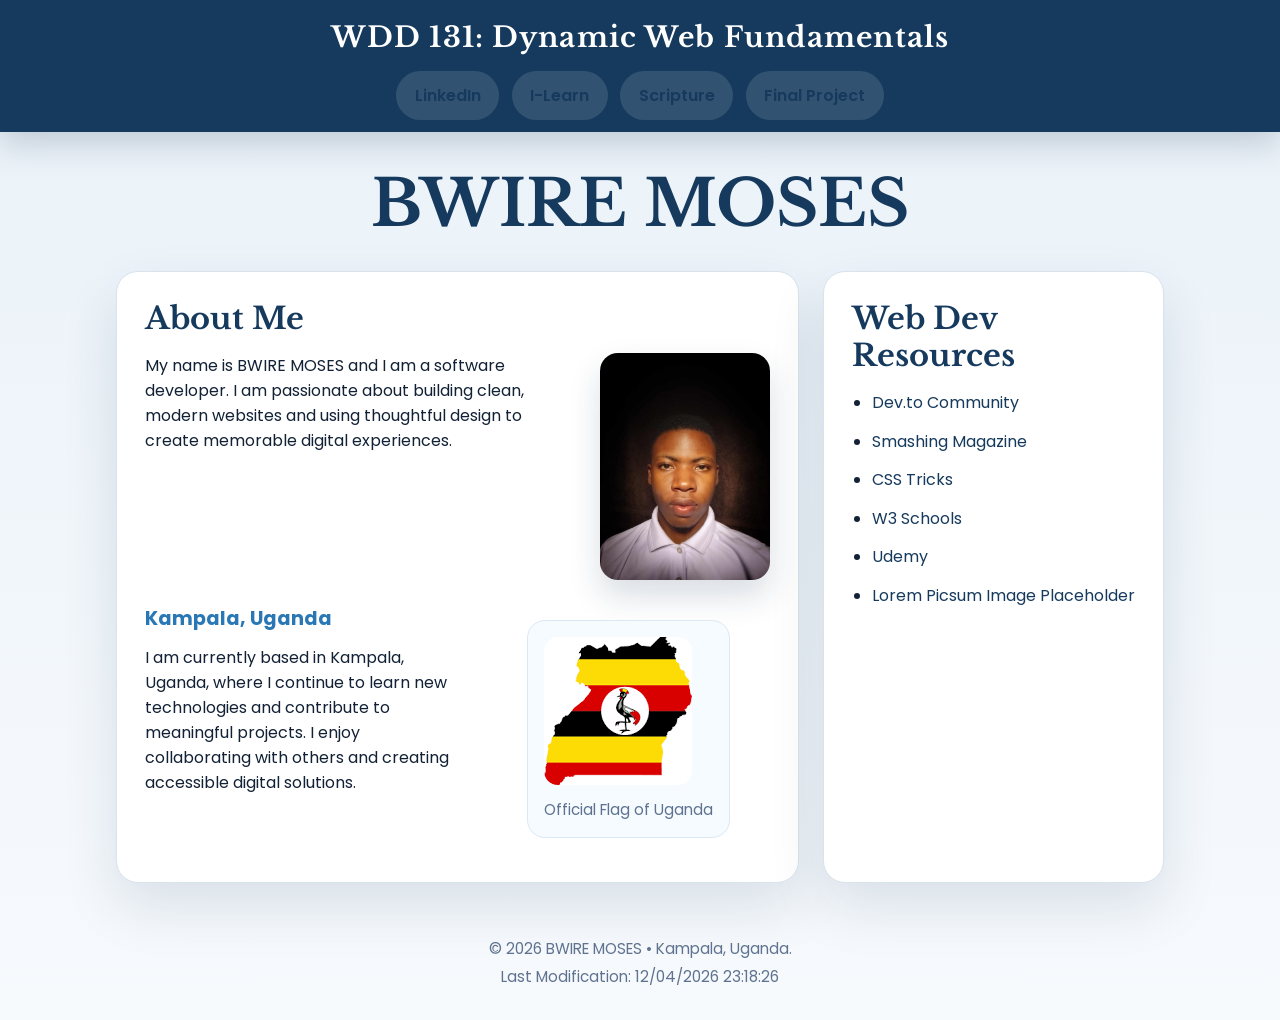
<file: index.html>
<!DOCTYPE html>
<html lang="en">
<head>
  <meta charset="UTF-8">
  <meta name="viewport" content="width=device-width, initial-scale=1.0">
  <title>WDD 131 – Dynamic Web Fundamentals – BWIRE MOSES</title>
  <meta name="description" content="WDD 131 course portfolio for BWIRE MOSES featuring web design projects, dev't skills, and learning resources.">
  <meta name="author" content="BWIRE MOSES">
  <link rel="preconnect" href="https://fonts.googleapis.com">
  <link rel="preconnect" href="https://fonts.gstatic.com" crossorigin>
  <link href="https://fonts.googleapis.com/css2?family=Libre+Baskerville:wght@400;700&family=Poppins:wght@300;400;500;600;700&display=swap" rel="stylesheet">
  <link rel="stylesheet" href="styles/base.css">
  <script defer src="scripts/getdates.js"></script>
</head>
<body>
  <header>
    <span id="course-title">WDD 131: Dynamic Web Fundamentals</span>
    <nav>
      <ul>
        <li><a href="https://www.linkedin.com/in/bwiremoses">LinkedIn</a></li>
        <li><a href="https://byupw.instructure.com/bwiremoses">I-Learn</a></li>
        <li><a href="https://www.churchofjesuschrist.org/study/scriptures/bofm/1-ne/3?lang=eng&id=p7#p7">Scripture</a></li>
        <li><a href="#final-project">Final Project</a></li>
      </ul>
    </nav>
  </header>

  <main>
    <h1 class="page-heading">BWIRE MOSES</h1>

    <div class="card-grid">
      <section class="card about-card">
        <h2>About Me</h2>
        <div class="about-top">
          <p>My name is BWIRE MOSES and I am a software developer. I am passionate about building clean, modern websites and using thoughtful design to create memorable digital experiences.</p>
          <img class="profile-photo" src="images/profile.jpg" alt="Profile portrait of BWIRE MOSES">
        </div>

        <div class="about-grid">
          <div class="about-copy">
            <h3>Kampala, Uganda</h3>
            <p>I am currently based in Kampala, Uganda, where I continue to learn new technologies and contribute to meaningful projects. I enjoy collaborating with others and creating accessible digital solutions.</p>
          </div>

          <figure class="flag-card">
            <img src="images/uganda.png" alt="Official flag of Uganda">
            <figcaption>Official Flag of Uganda</figcaption>
          </figure>
        </div>
      </section>

      <section class="card resources-card" id="final-project">
        <h2>Web Dev Resources</h2>
        <ul>
          <li><a href="https://dev.to/">Dev.to Community</a></li>
          <li><a href="https://www.smashingmagazine.com/">Smashing Magazine</a></li>
          <li><a href="https://css-tricks.com/">CSS Tricks</a></li>
          <li><a href="https://www.w3schools.com/">W3 Schools</a></li>
          <li><a href="https://www.udemy.com/">Udemy</a></li>
          <li><a href="https://picsum.photos/">Lorem Picsum Image Placeholder</a></li>
        </ul>
      </section>
    </div>
  </main>

  <footer>
    <p><span id="copyright"></span></p>
    <p><span id="lastModified"></span></p>
  </footer>
</body>
</html>
</file>
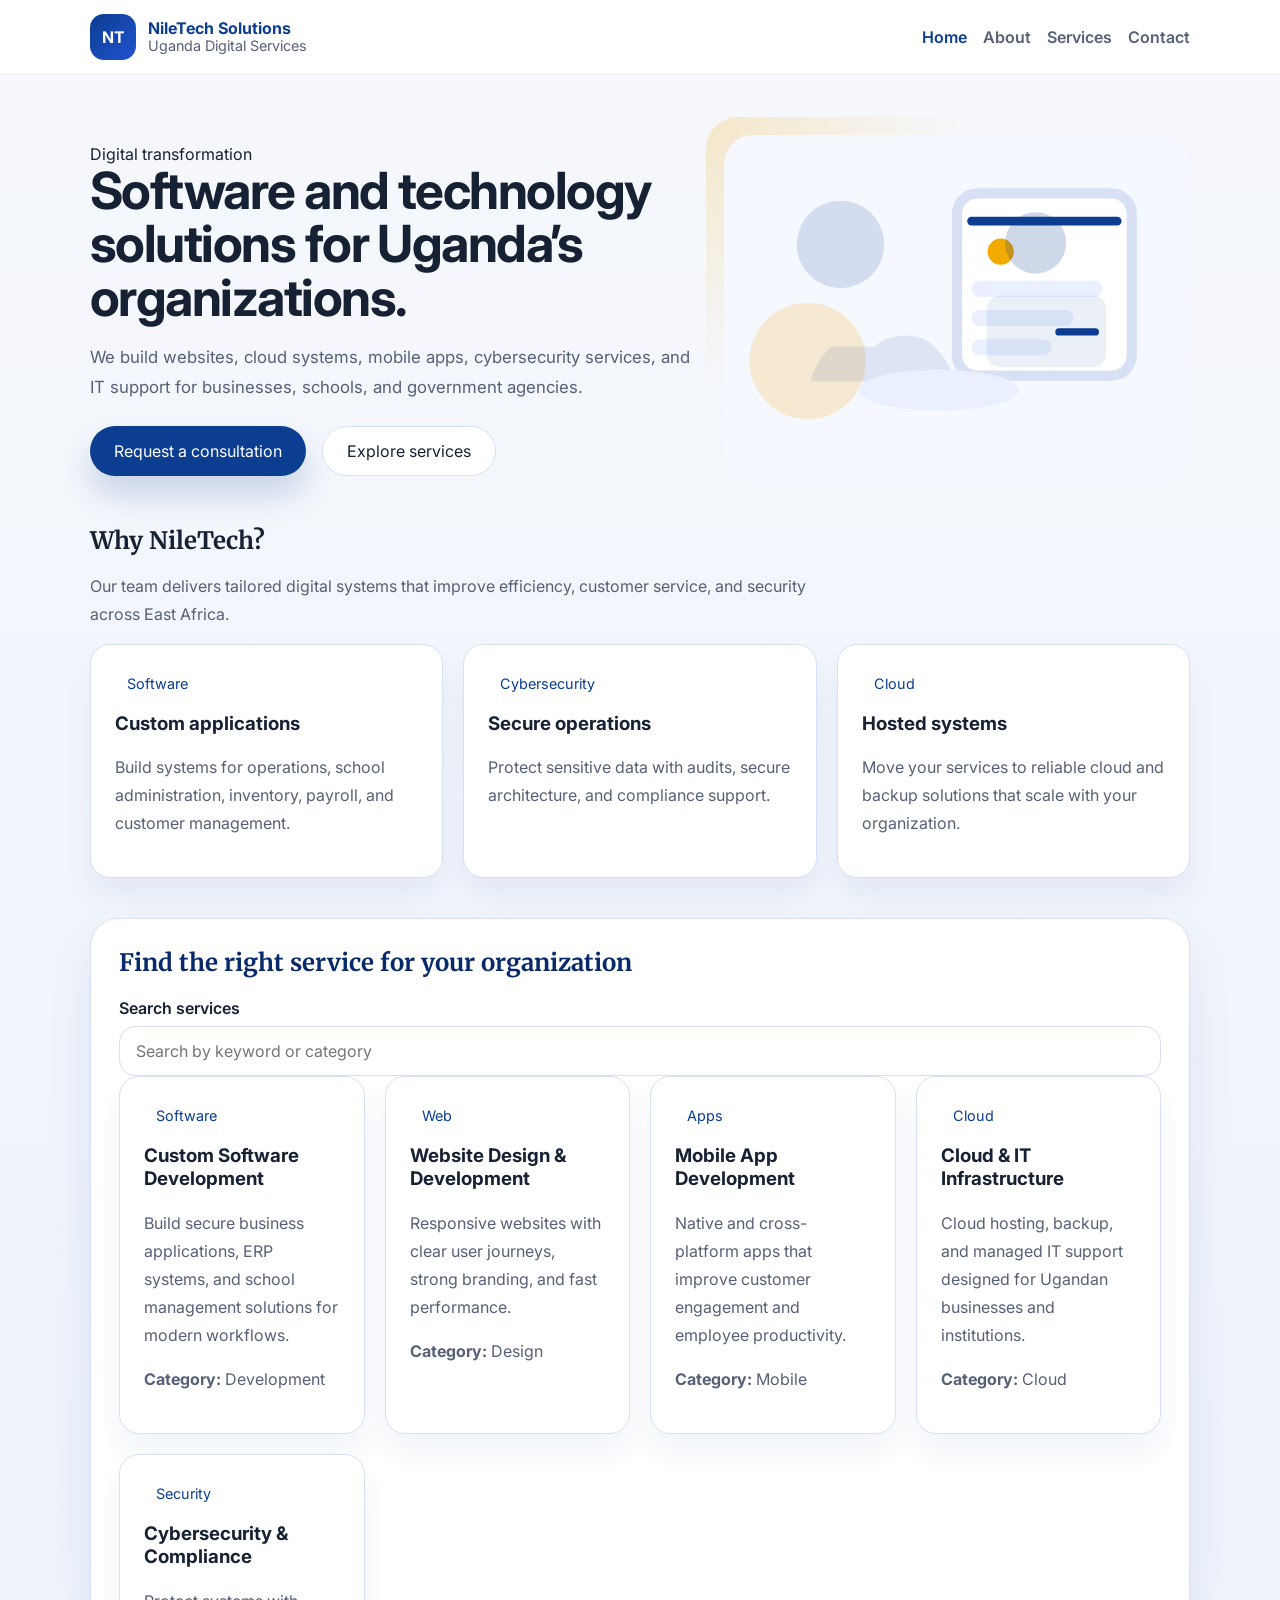
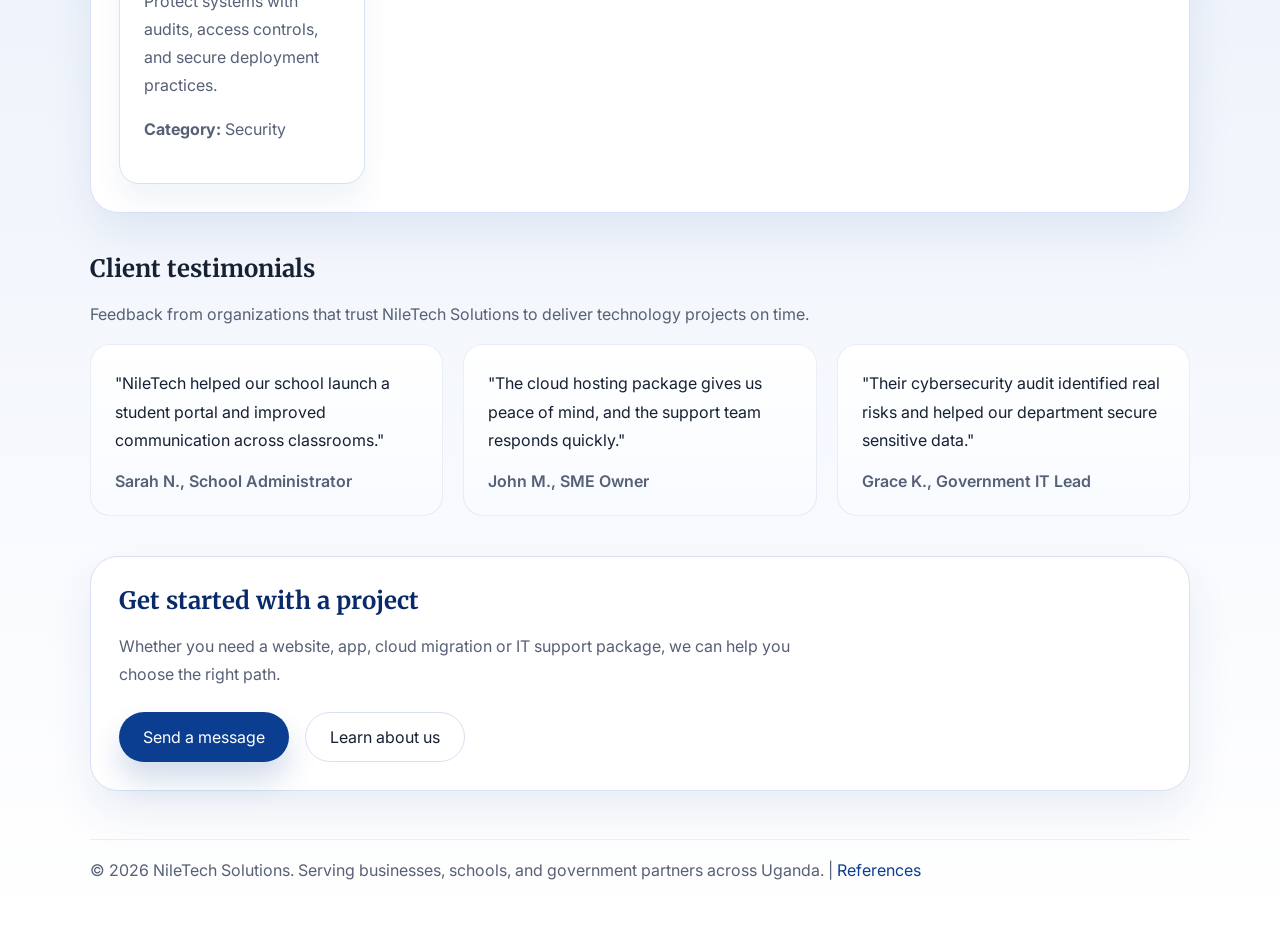
<file: project/index.html>
<!doctype html>
<html lang="en">
<head>
  <meta charset="utf-8">
  <meta name="viewport" content="width=device-width,initial-scale=1">
  <title>NileTech Solutions | Digital Solutions in Uganda</title>
  <meta name="description" content="NileTech Solutions provides software, website, mobile app, cloud, IT support, and cybersecurity solutions for Ugandan businesses, schools, and government organizations.">
  <link rel="stylesheet" href="styles.css">
  <link href="https://fonts.googleapis.com/css2?family=Inter:wght@300;400;600;700&family=Merriweather:wght@400;700&display=swap" rel="stylesheet">
</head>
<body>
  <header class="site-header">
    <div class="page">
      <a class="brand" href="index.html">
        <span class="brand-mark">NT</span>
        <span class="brand-name"><strong>NileTech Solutions</strong><span>Uganda Digital Services</span></span>
      </a>
      <nav class="nav-primary" aria-label="Primary navigation">
        <a href="index.html">Home</a>
        <a href="about.html">About</a>
        <a href="services.html">Services</a>
        <a href="contact.html">Contact</a>
      </nav>
    </div>
  </header>

  <main class="page">
    <section class="hero">
      <div class="hero-copy">
        <span class="eyebrow">Digital transformation</span>
        <h1>Software and technology solutions for Uganda’s organizations.</h1>
        <p>We build websites, cloud systems, mobile apps, cybersecurity services, and IT support for businesses, schools, and government agencies.</p>
        <div class="hero-actions">
          <a class="button button-primary" href="contact.html">Request a consultation</a>
          <a class="button button-secondary" href="services.html">Explore services</a>
        </div>
      </div>
      <div class="hero-visual">
        <img src="images/hero-illustration.svg" alt="Illustration of a digital team working on a cloud solution" loading="lazy">
      </div>
    </section>

    <section class="section">
      <div class="section-title">
        <div>
          <h2>Why NileTech?</h2>
          <p class="section-intro">Our team delivers tailored digital systems that improve efficiency, customer service, and security across East Africa.</p>
        </div>
      </div>
      <div class="grid services-grid">
        <article class="card">
          <span class="label">Software</span>
          <h3>Custom applications</h3>
          <p>Build systems for operations, school administration, inventory, payroll, and customer management.</p>
        </article>
        <article class="card">
          <span class="label">Cybersecurity</span>
          <h3>Secure operations</h3>
          <p>Protect sensitive data with audits, secure architecture, and compliance support.</p>
        </article>
        <article class="card">
          <span class="label">Cloud</span>
          <h3>Hosted systems</h3>
          <p>Move your services to reliable cloud and backup solutions that scale with your organization.</p>
        </article>
      </div>
    </section>

    <section class="section panel">
      <div class="section-title">
        <h2>Find the right service for your organization</h2>
      </div>
      <div class="service-filter">
        <div class="input-group">
          <label for="service-search">Search services</label>
          <input id="service-search" type="search" placeholder="Search by keyword or category">
        </div>
      </div>
      <div id="service-list" class="grid services-grid"></div>
    </section>

    <section class="section">
      <div class="section-title">
        <div>
          <h2>Client testimonials</h2>
          <p class="section-intro">Feedback from organizations that trust NileTech Solutions to deliver technology projects on time.</p>
        </div>
      </div>
      <div id="testimonial-list" class="grid testimonial-grid"></div>
    </section>

    <section class="section panel">
      <div class="section-title">
        <h2>Get started with a project</h2>
      </div>
      <p class="section-intro">Whether you need a website, app, cloud migration or IT support package, we can help you choose the right path.</p>
      <div class="hero-actions">
        <a class="button button-primary" href="contact.html">Send a message</a>
        <a class="button button-secondary" href="about.html">Learn about us</a>
      </div>
    </section>
  </main>

  <footer class="page">
    <p>© 2026 NileTech Solutions. Serving businesses, schools, and government partners across Uganda. | <a href="reference.html">References</a></p>
  </footer>

  <script src="scripts.js" defer></script>
</body>
</html>
</file>
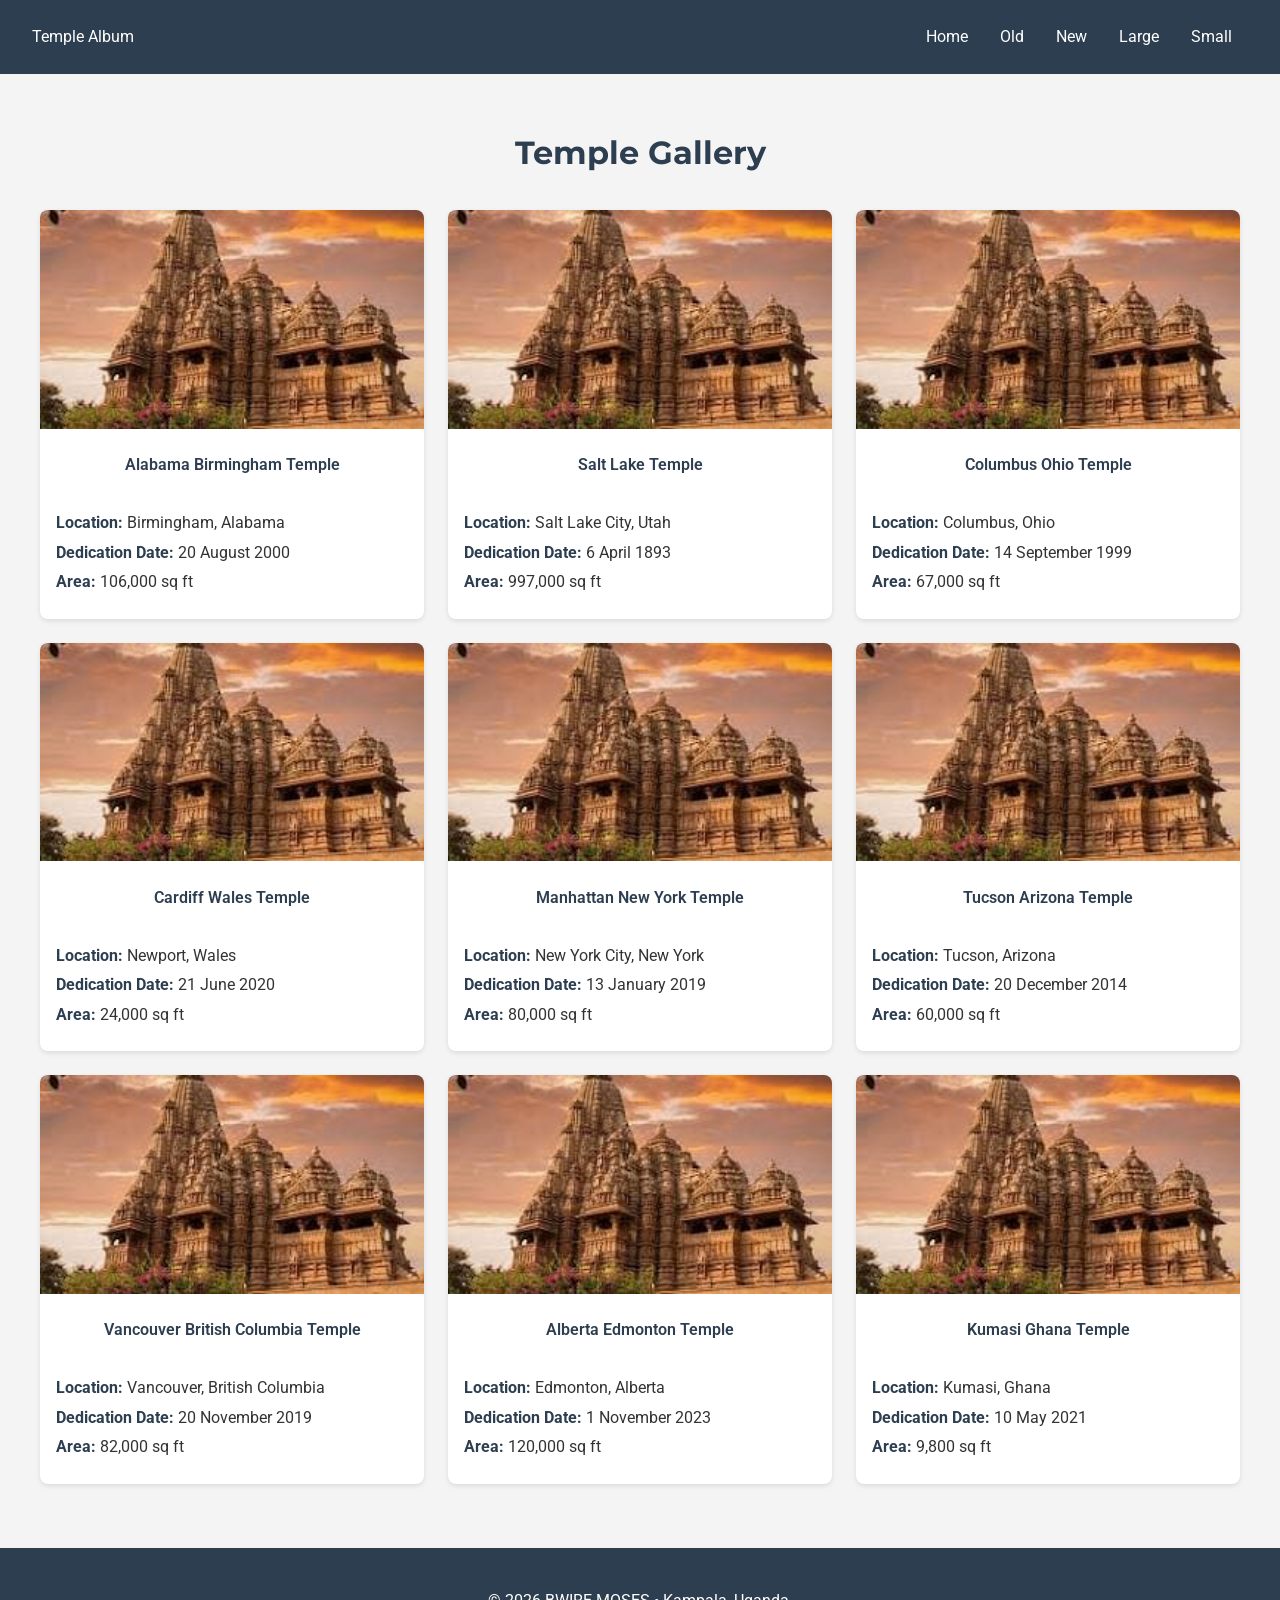
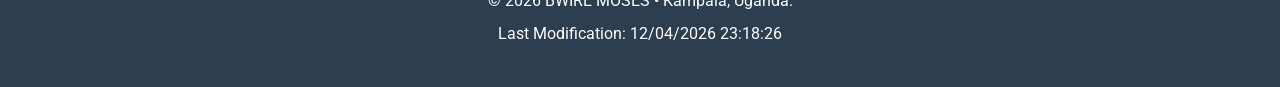
<file: filtered-temples.html>
<!DOCTYPE html>
<html lang="en">
<head>
  <meta charset="UTF-8">
  <meta name="viewport" content="width=device-width, initial-scale=1.0">
  <title>Temple Album - WDD 131</title>
  <meta name="description" content="A responsive temple album page showcasing various temples.">
  <meta name="author" content="BWIRE MOSES">
  <link rel="preconnect" href="https://fonts.googleapis.com">
  <link rel="preconnect" href="https://fonts.gstatic.com" crossorigin>
  <link href="https://fonts.googleapis.com/css2?family=Roboto:wght@400;700&family=Montserrat:wght@400;600&display=swap" rel="stylesheet">
  <link rel="stylesheet" href="styles/filtered-temples.css">
  <link rel="stylesheet" href="styles/filtered-temples-large.css">
  <script defer src="scripts/filtered-temples.js"></script>
</head>
<body>
  <header>
    <div class="site-title">Temple Album</div>
    <nav>
      <button id="hamburger" aria-label="Toggle navigation menu">☰</button>
      <ul id="nav-menu">
        <li><a href="#" data-filter="home">Home</a></li>
        <li><a href="#" data-filter="old">Old</a></li>
        <li><a href="#" data-filter="new">New</a></li>
        <li><a href="#" data-filter="large">Large</a></li>
        <li><a href="#" data-filter="small">Small</a></li>
      </ul>
    </nav>
  </header>

  <main>
    <h1>Temple Gallery</h1>
    <div class="gallery" id="temple-gallery" aria-live="polite"></div>
  </main>

  <footer>
    <p><span id="copyright"></span></p>
    <p><span id="lastModified"></span></p>
  </footer>
</body>
</html>
</file>
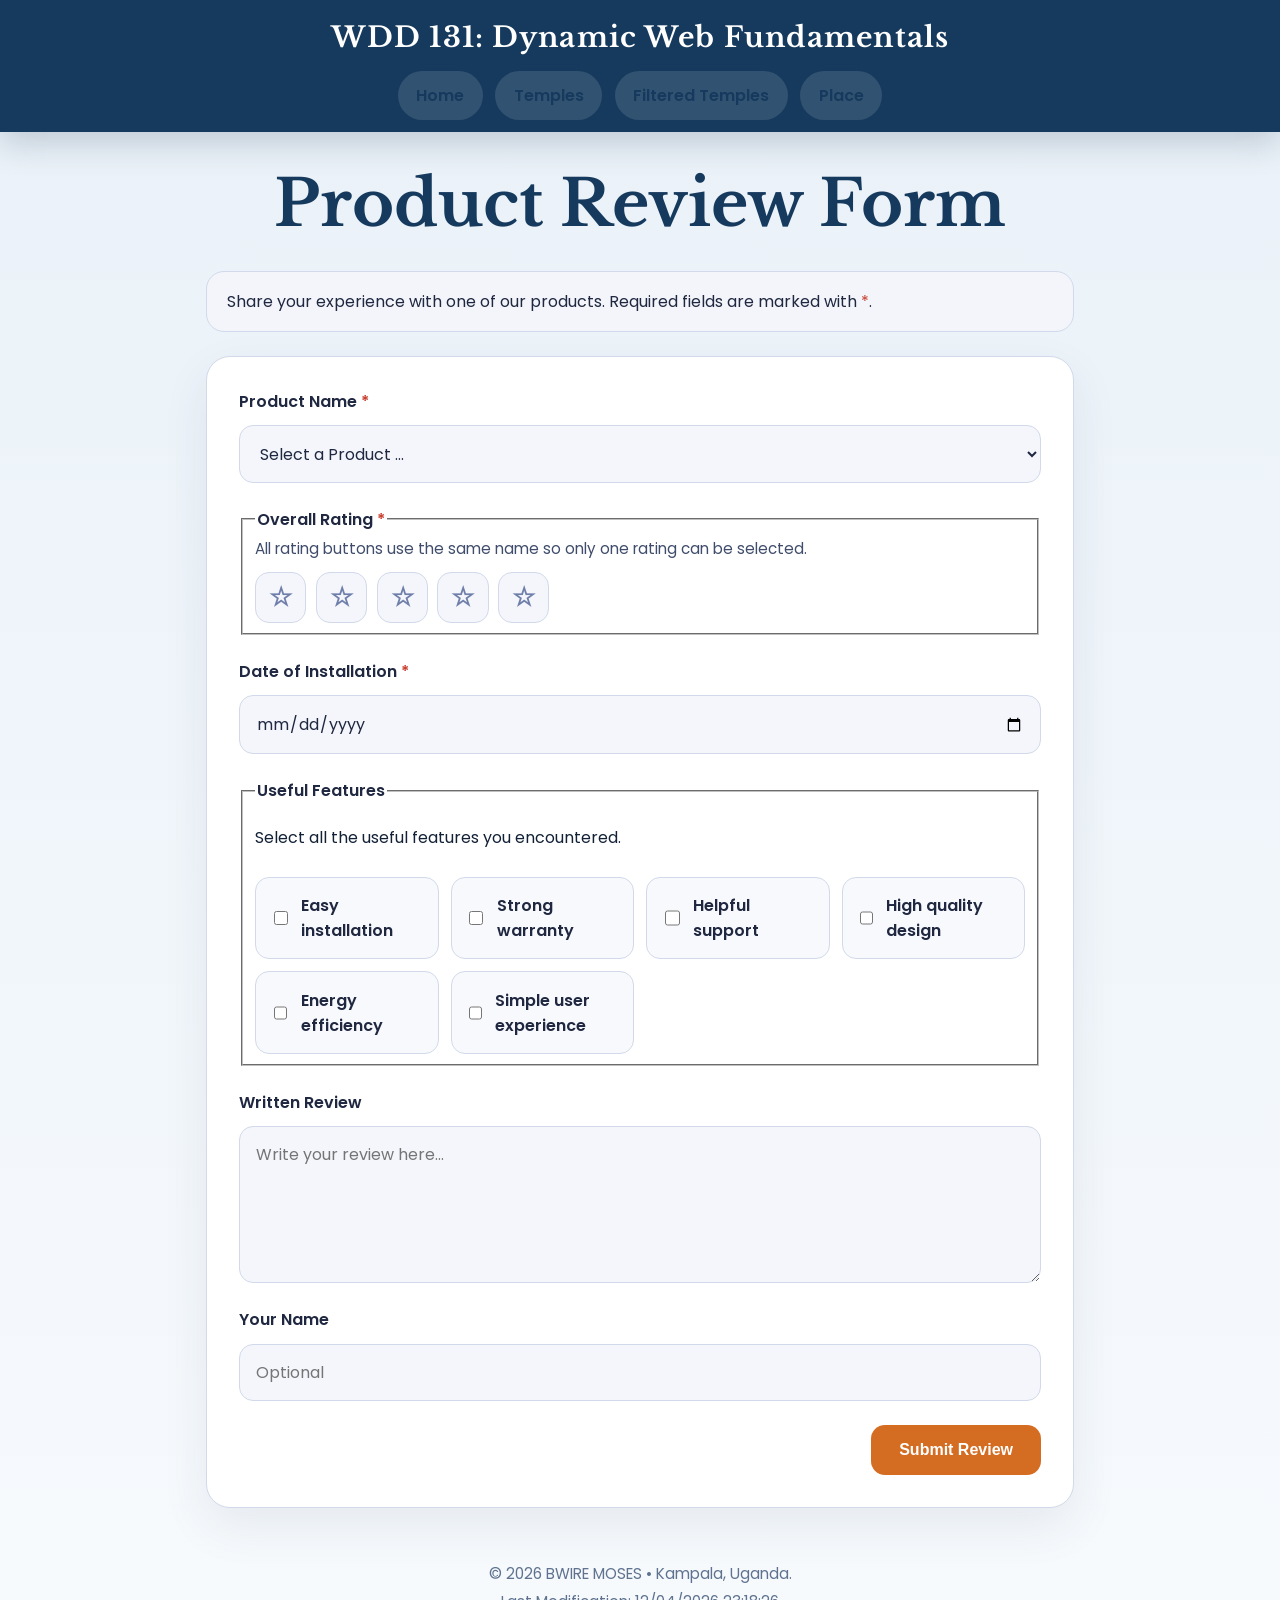
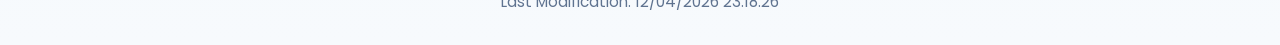
<file: form.html>
<!DOCTYPE html>
<html lang="en">
<head>
  <meta charset="UTF-8">
  <meta name="viewport" content="width=device-width, initial-scale=1.0">
  <title>Product Review Form | WDD 131</title>
  <meta name="description" content="Product review form for WDD 131 with required fields, dynamic product list, and accessible form design.">
  <meta name="author" content="BWIRE MOSES">
  <link rel="preconnect" href="https://fonts.googleapis.com">
  <link rel="preconnect" href="https://fonts.gstatic.com" crossorigin>
  <link href="https://fonts.googleapis.com/css2?family=Libre+Baskerville:wght@400;700&family=Poppins:wght@300;400;500;600;700&display=swap" rel="stylesheet">
  <link rel="stylesheet" href="styles/base.css">
  <link rel="stylesheet" href="styles/form.css">
  <script defer src="scripts/products.js"></script>
  <script defer src="scripts/form.js"></script>
  <script defer src="scripts/getdates.js"></script>
</head>
<body>
  <header>
    <span id="course-title">WDD 131: Dynamic Web Fundamentals</span>
    <nav>
      <ul>
        <li><a href="index.html">Home</a></li>
        <li><a href="temples.html">Temples</a></li>
        <li><a href="filtered-temples.html">Filtered Temples</a></li>
        <li><a href="place.html">Place</a></li>
      </ul>
    </nav>
  </header>

  <main>
    <h1 class="page-heading">Product Review Form</h1>

    <section class="form-intro">
      <p>Share your experience with one of our products. Required fields are marked with <span class="required-marker">*</span>.</p>
    </section>

    <form id="reviewForm" method="get" action="review.html">
      <div class="form-grid">
        <div class="field-group">
          <label for="productName">Product Name <span class="required-marker">*</span></label>
          <select id="productName" name="productName" required>
            <option value="" disabled selected>Select a Product ...</option>
          </select>

        </div>


        <fieldset class="field-group rating-group">
          <legend>Overall Rating <span class="required-marker">*</span></legend>
          <p class="rating-hint" id="ratingHint">All rating buttons use the same name so only one rating can be selected.</p>
          <div class="rating-options">

            <label class="rating-label" for="rating1">
              <input type="radio" id="rating1" name="rating" value="1" required aria-describedby="ratingHint">
              <span class="star" aria-hidden="true">☆</span>
              <span class="sr-only">1 star</span>
            </label>

            <label class="rating-label" for="rating2">
              <input type="radio" id="rating2" name="rating" value="2" required aria-describedby="ratingHint">
              <span class="star" aria-hidden="true">☆</span>

              <span class="sr-only">2 stars</span>
            </label>
            <label class="rating-label" for="rating3">
              <input type="radio" id="rating3" name="rating" value="3" required aria-describedby="ratingHint">
              <span class="star" aria-hidden="true">☆</span>

              <span class="sr-only">3 stars</span>
            </label>
            <label class="rating-label" for="rating4">
              <input type="radio" id="rating4" name="rating" value="4" required aria-describedby="ratingHint">
              <span class="star" aria-hidden="true">☆</span>

              <span class="sr-only">4 stars</span>
            </label>
            <label class="rating-label" for="rating5">
              <input type="radio" id="rating5" name="rating" value="5" required aria-describedby="ratingHint">
              <span class="star" aria-hidden="true">☆</span>

              <span class="sr-only">5 stars</span>
            </label>
          </div>
        </fieldset>

        <div class="field-group">
          <label for="installationDate">Date of Installation <span class="required-marker">*</span></label>
          <input type="date" id="installationDate" name="installationDate" required>


        </div>



        <fieldset class="field-group checkbox-group">
          <legend>Useful Features</legend>
          <p>Select all the useful features you encountered.</p>
          <div class="checkbox-grid">
            <label for="featureInstallation"><input type="checkbox" id="featureInstallation" name="features" value="Easy installation"> Easy installation</label>
            <label for="featureWarranty"><input type="checkbox" id="featureWarranty" name="features" value="Strong warranty"> Strong warranty</label>
            <label for="featureSupport"><input type="checkbox" id="featureSupport" name="features" value="Helpful support"> Helpful support</label>
            <label for="featureQuality"><input type="checkbox" id="featureQuality" name="features" value="High quality design"> High quality design</label>
            <label for="featureEfficiency"><input type="checkbox" id="featureEfficiency" name="features" value="Energy efficiency"> Energy efficiency</label>
            <label for="featureUsability"><input type="checkbox" id="featureUsability" name="features" value="Simple user experience"> Simple user experience</label>
          </div>
        </fieldset>

        <div class="field-group">
          <label for="reviewText">Written Review</label>
          <textarea id="reviewText" name="reviewText" rows="5" placeholder="Write your review here..."></textarea>
        </div>


        <div class="field-group">
          <label for="userName">Your Name</label>
          <input type="text" id="userName" name="userName" placeholder="Optional" autocomplete="name">
        </div>


      </div>

      <div class="form-actions">
        <input type="submit" value="Submit Review">
      </div>

    </form>
  </main>

  <footer>
    <p><span id="copyright"></span></p>
    <p><span id="lastModified"></span></p>
  </footer>
</body>
</html>
</file>
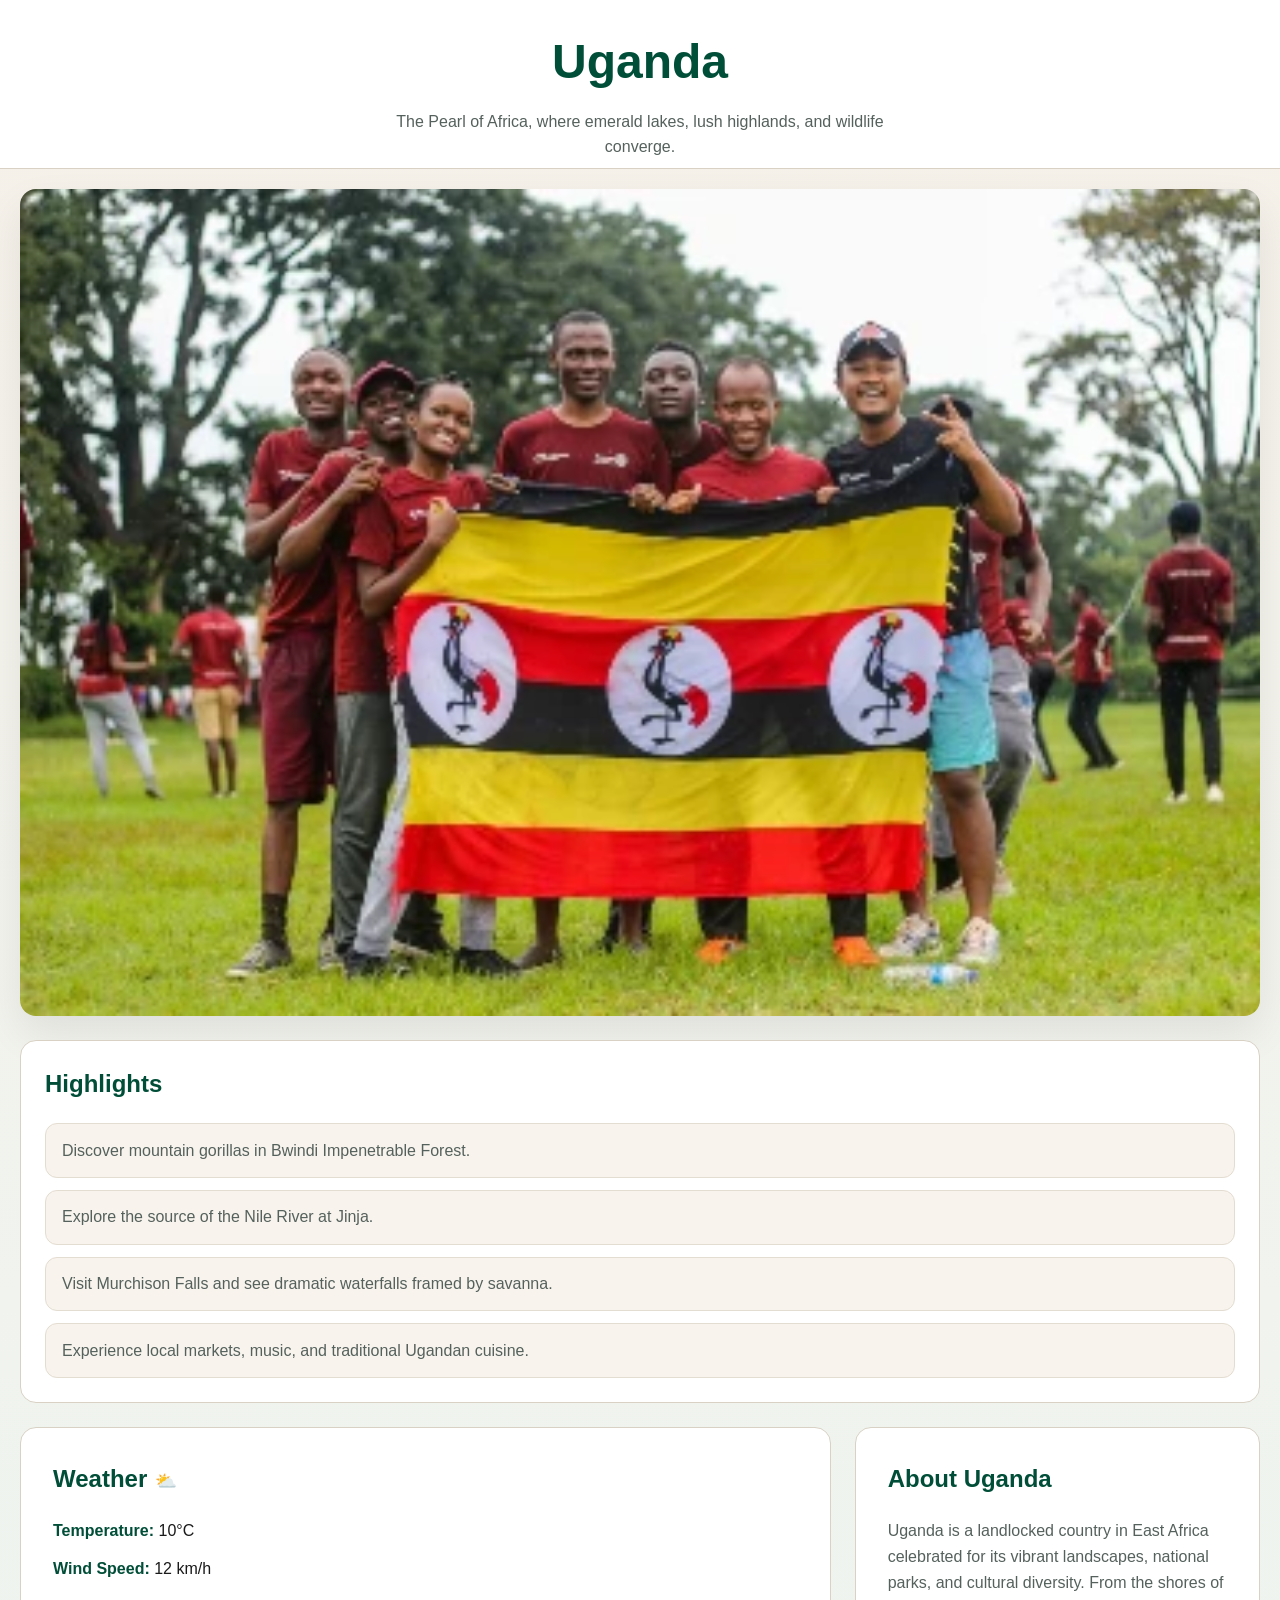
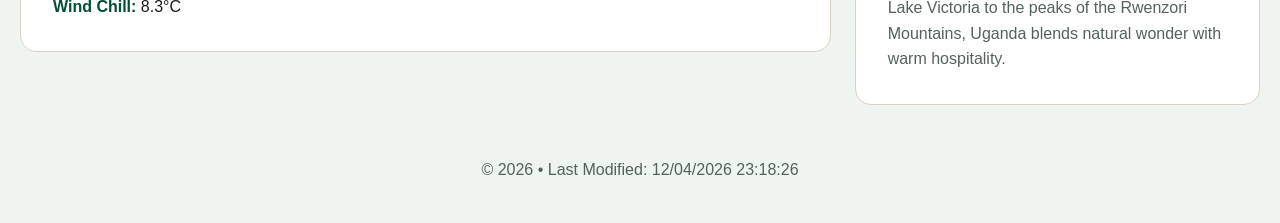
<file: place.html>
<!DOCTYPE html>
<html lang="en">
<head>
    <meta charset="UTF-8">
    <meta name="viewport" content="width=device-width, initial-scale=1.0">
    <meta name="description" content="Discover Uganda, the Pearl of Africa, featuring stunning landscapes, wildlife safaris, and rich cultural heritage.">
    <meta name="author" content="Mozzy Mchanz">
    <title>Uganda - The Pearl of Africa</title>
    <link rel="stylesheet" href="styles/place.css">
    <script src="scripts/place.js" defer></script>
</head>
<body>
    <header>
        <h1>Uganda</h1>
        <p>The Pearl of Africa, where emerald lakes, lush highlands, and wildlife converge.</p>
    </header>
    <main>
        <section class="hero">
            <picture>
                <source srcset="images/hero-small.webp" media="(max-width: 500px)">
                <source srcset="images/hero-medium.webp" media="(max-width: 1000px)">
                <img src="images/hero-large.webp" alt="A Ugandan sunrise over rolling green hills and a lake" width="800" height="400">
            </picture>
        </section>
        <section class="weather">
            <h2>Weather</h2>
            <img class="weather-icon-mobile" src="images/weather-icon.svg" alt="Cloudy weather icon">
            <div class="weather-info">
                <p><strong>Temperature:</strong> 10°C</p>
                <p><strong>Wind Speed:</strong> 12 km/h</p>
                <p><strong>Wind Chill:</strong> <span id="wind-chill">N/A</span></p>
            </div>
        </section>
        <section class="info">
            <h2>About Uganda</h2>
            <p>Uganda is a landlocked country in East Africa celebrated for its vibrant landscapes, national parks, and cultural diversity. From the shores of Lake Victoria to the peaks of the Rwenzori Mountains, Uganda blends natural wonder with warm hospitality.</p>
        </section>
        <section class="highlights">
            <h2>Highlights</h2>
            <ul>
                <li>Discover mountain gorillas in Bwindi Impenetrable Forest.</li>
                <li>Explore the source of the Nile River at Jinja.</li>
                <li>Visit Murchison Falls and see dramatic waterfalls framed by savanna.</li>
                <li>Experience local markets, music, and traditional Ugandan cuisine.</li>
            </ul>
        </section>
    </main>
    <footer>
        <p>&copy; <span id="current-year"></span> • Last Modified: <span id="last-modified"></span></p>
    </footer>
</body>
</html>
</file>
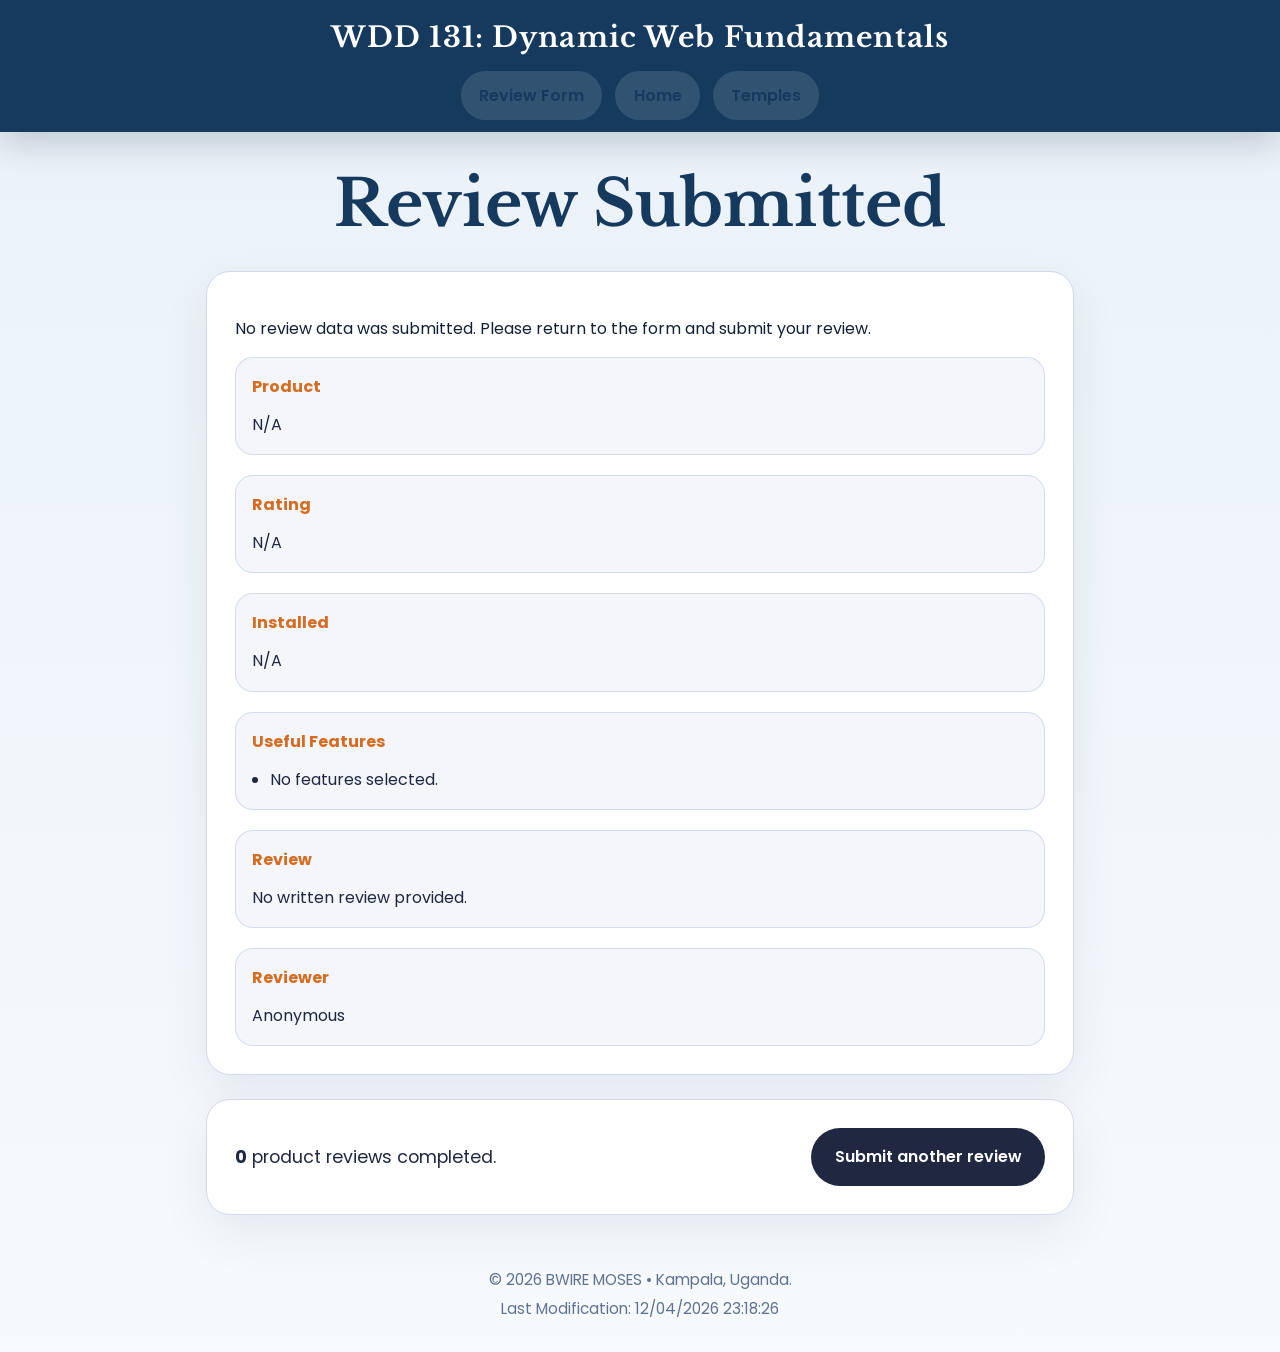
<file: review.html>
<!DOCTYPE html>
<html lang="en">
<head>
  <meta charset="UTF-8">
  <meta name="viewport" content="width=device-width, initial-scale=1.0">
  <title>Review Submitted | WDD 131</title>
  <meta name="description" content="Confirmation page showing submitted product review details and a review counter.">
  <meta name="author" content="BWIRE MOSES">
  <link rel="preconnect" href="https://fonts.googleapis.com">
  <link rel="preconnect" href="https://fonts.gstatic.com" crossorigin>
  <link href="https://fonts.googleapis.com/css2?family=Libre+Baskerville:wght@400;700&family=Poppins:wght@300;400;500;600;700&display=swap" rel="stylesheet">
  <link rel="stylesheet" href="styles/base.css">
  <link rel="stylesheet" href="styles/form.css">
  <script defer src="scripts/products.js"></script>
  <script defer src="scripts/review.js"></script>
  <script defer src="scripts/getdates.js"></script>
</head>
<body>
  <header>
    <span id="course-title">WDD 131: Dynamic Web Fundamentals</span>
    <nav>
      <ul>
        <li><a href="form.html">Review Form</a></li>
        <li><a href="index.html">Home</a></li>
        <li><a href="temples.html">Temples</a></li>
      </ul>
    </nav>
  </header>

  <main>
    <h1 class="page-heading">Review Submitted</h1>

    <section class="confirmation-card">
      <p id="confirmationMessage">Thank you for submitting your review.</p>
      <div class="summary-grid">
        <div class="summary-item">
          <h2>Product</h2>
          <p id="productDisplay">—</p>
        </div>
        <div class="summary-item">
          <h2>Rating</h2>
          <p id="ratingDisplay">—</p>
        </div>
        <div class="summary-item">
          <h2>Installed</h2>
          <p id="dateDisplay">—</p>
        </div>
        <div class="summary-item full-width">
          <h2>Useful Features</h2>
          <ul id="featuresDisplay"></ul>
        </div>
        <div class="summary-item full-width">
          <h2>Review</h2>
          <p id="reviewTextDisplay">No written review provided.</p>
        </div>
        <div class="summary-item full-width">
          <h2>Reviewer</h2>
          <p id="userNameDisplay">Anonymous</p>
        </div>
      </div>
    </section>

    <section class="counter-panel">
      <p><strong id="reviewCountText">0</strong> product reviews completed.</p>
      <a class="button-link" href="form.html">Submit another review</a>
    </section>
  </main>

  <footer>
    <p><span id="copyright"></span></p>
    <p><span id="lastModified"></span></p>
  </footer>
</body>
</html>
</file>
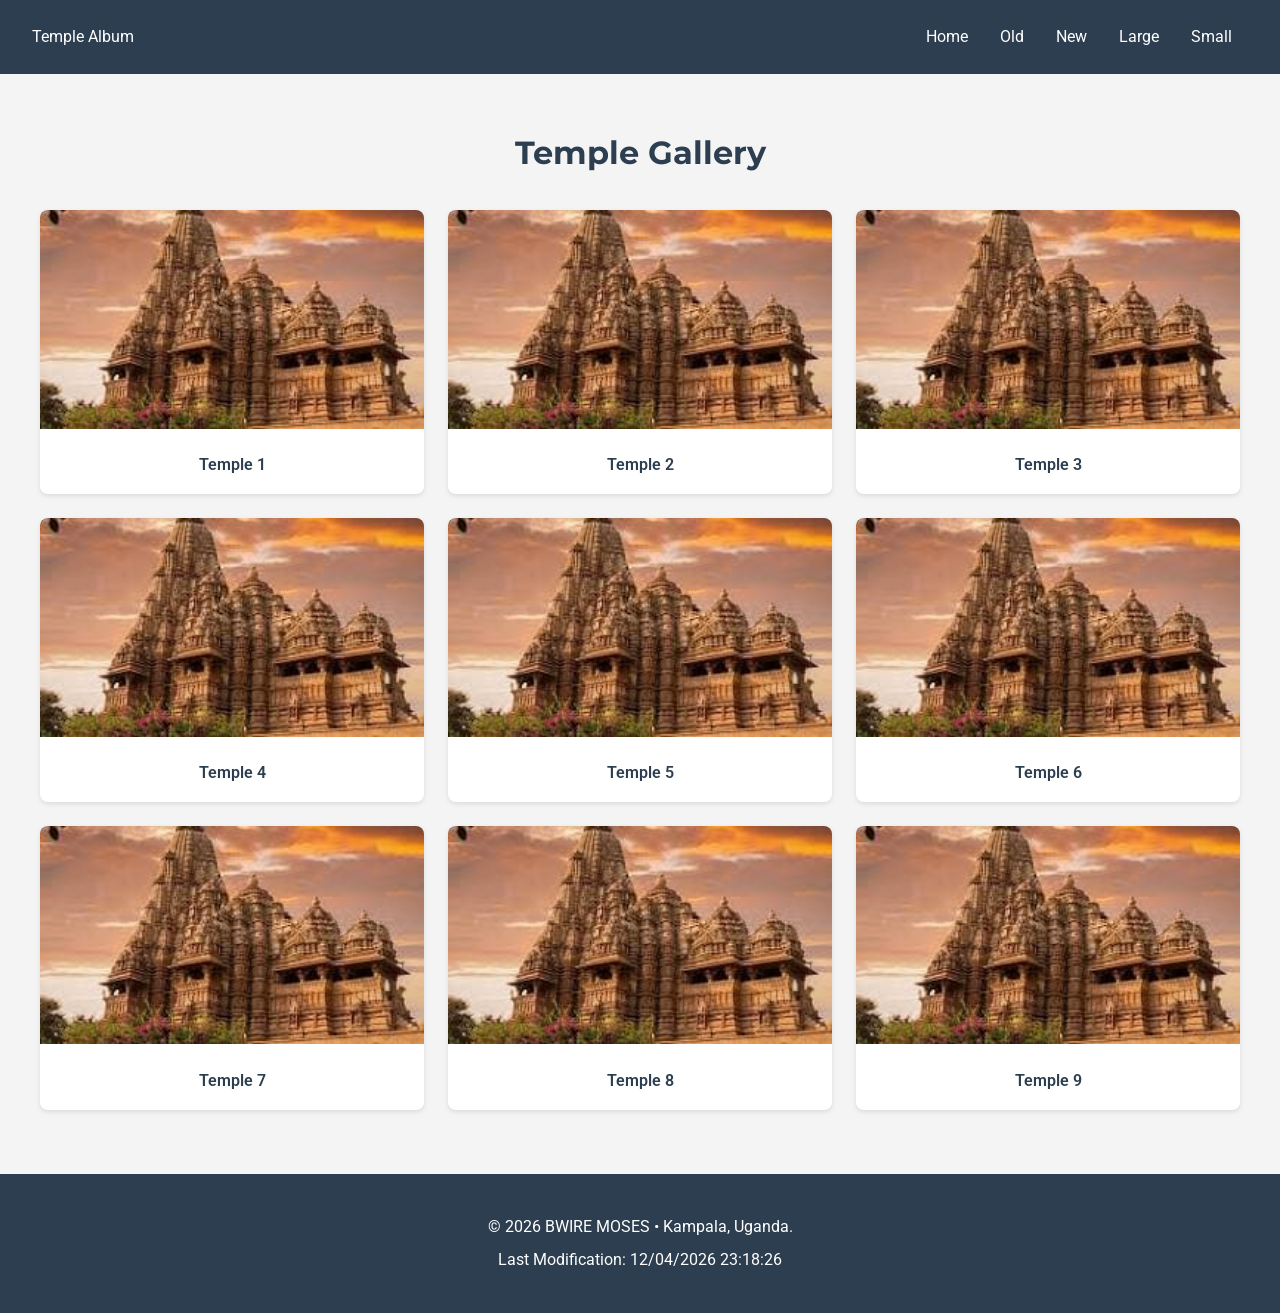
<file: temples.html>
<!DOCTYPE html>
<html lang="en">
<head>
  <meta charset="UTF-8">
  <meta name="viewport" content="width=device-width, initial-scale=1.0">
  <title>Temple Album - WDD 131</title>
  <meta name="description" content="A responsive temple album page showcasing various temples.">
  <meta name="author" content="BWIRE MOSES">
  <link rel="preconnect" href="https://fonts.googleapis.com">
  <link rel="preconnect" href="https://fonts.gstatic.com" crossorigin>
  <link href="https://fonts.googleapis.com/css2?family=Roboto:wght@400;700&family=Montserrat:wght@400;600&display=swap" rel="stylesheet">
  <link rel="stylesheet" href="styles/temples.css">
  <link rel="stylesheet" href="styles/temples-large.css">
  <script defer src="scripts/temples.js"></script>
</head>
<body>
  <header>
    <div class="site-title">Temple Album</div>
    <nav>
      <button id="hamburger" aria-label="Toggle navigation menu">☰</button>
      <ul id="nav-menu">
        <li><a href="#">Home</a></li>
        <li><a href="#">Old</a></li>
        <li><a href="#">New</a></li>
        <li><a href="#">Large</a></li>
        <li><a href="#">Small</a></li>
      </ul>
    </nav>
  </header>

  <main>
    <h1>Temple Gallery</h1>
    <div class="gallery">
      <figure>
        <img src="images/temple.jpg" alt="Temple 1">
        <figcaption>Temple 1</figcaption>
      </figure>
      <figure>
        <img src="images/temple.jpg" alt="Temple 2">
        <figcaption>Temple 2</figcaption>
      </figure>
      <figure>
        <img src="images/temple.jpg" alt="Temple 3">
        <figcaption>Temple 3</figcaption>
      </figure>
      <figure>
        <img src="images/temple.jpg" alt="Temple 4">
        <figcaption>Temple 4</figcaption>
      </figure>
      <figure>
        <img src="images/temple.jpg" alt="Temple 5">
        <figcaption>Temple 5</figcaption>
      </figure>
      <figure>
        <img src="images/temple.jpg" alt="Temple 6">
        <figcaption>Temple 6</figcaption>
      </figure>
      <figure>
        <img src="images/temple.jpg" alt="Temple 7">
        <figcaption>Temple 7</figcaption>
      </figure>
      <figure>
        <img src="images/temple.jpg" alt="Temple 8">
        <figcaption>Temple 8</figcaption>
      </figure>
      <figure>
        <img src="images/temple.jpg" alt="Temple 9">
        <figcaption>Temple 9</figcaption>
      </figure>
    </div>
  </main>

  <footer>
    <p><span id="copyright"></span></p>
    <p><span id="lastModified"></span></p>
  </footer>
</body>
</html>
</file>
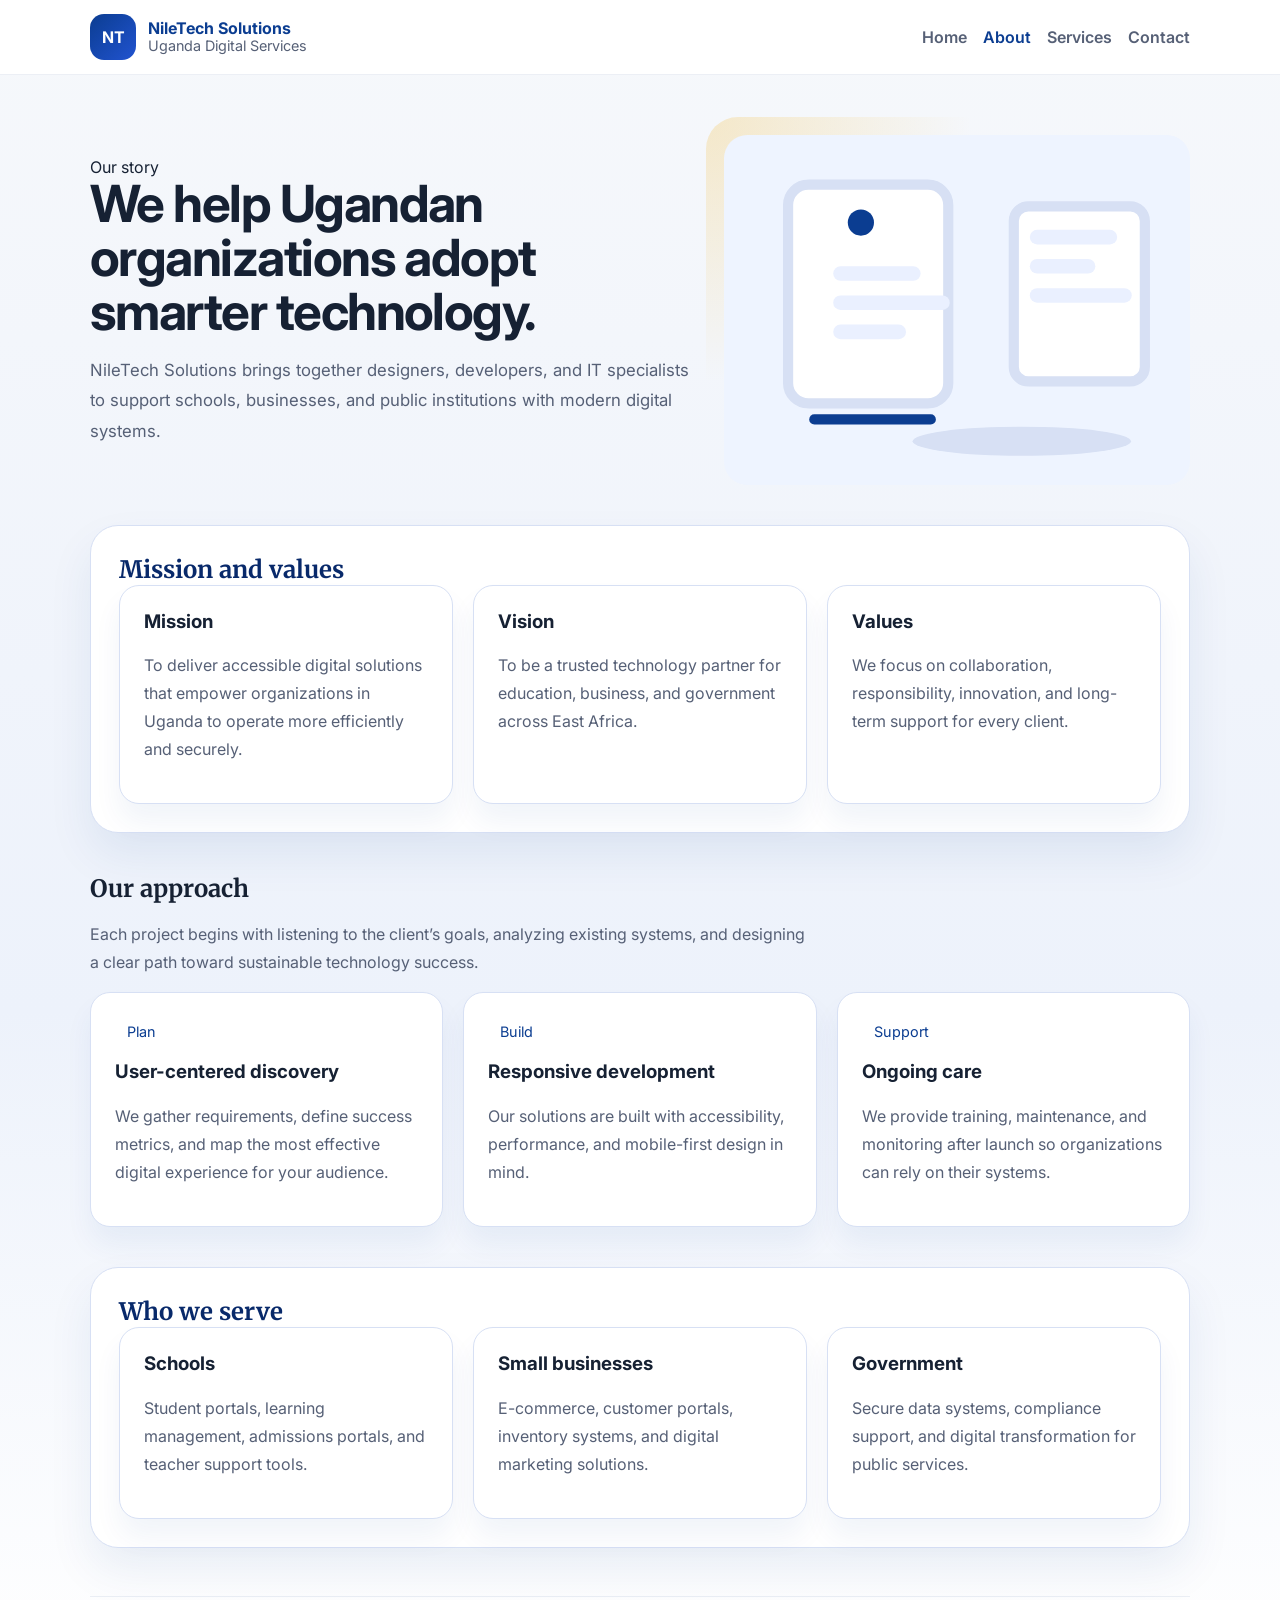
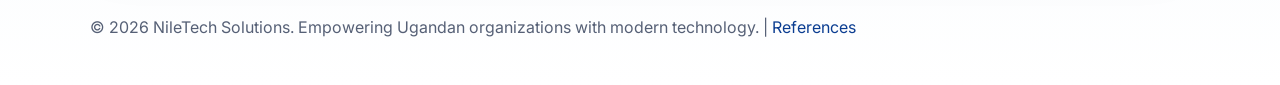
<file: project/about.html>
<!doctype html>
<html lang="en">
<head>
  <meta charset="utf-8">
  <meta name="viewport" content="width=device-width,initial-scale=1">
  <title>About NileTech Solutions</title>
  <meta name="description" content="About NileTech Solutions, a Ugandan technology firm delivering software, website design, mobile apps, IT support and cybersecurity.">
  <link rel="stylesheet" href="styles.css">
  <link href="https://fonts.googleapis.com/css2?family=Inter:wght@300;400;600;700&family=Merriweather:wght@400;700&display=swap" rel="stylesheet">
</head>
<body>
  <header class="site-header">
    <div class="page">
      <a class="brand" href="index.html">
        <span class="brand-mark">NT</span>
        <span class="brand-name"><strong>NileTech Solutions</strong><span>Uganda Digital Services</span></span>
      </a>
      <nav class="nav-primary" aria-label="Primary navigation">
        <a href="index.html">Home</a>
        <a href="about.html">About</a>
        <a href="services.html">Services</a>
        <a href="contact.html">Contact</a>
      </nav>
    </div>
  </header>

  <main class="page">
    <section class="hero">
      <div class="hero-copy">
        <span class="eyebrow">Our story</span>
        <h1>We help Ugandan organizations adopt smarter technology.</h1>
        <p>NileTech Solutions brings together designers, developers, and IT specialists to support schools, businesses, and public institutions with modern digital systems.</p>
      </div>
      <div class="hero-visual">
        <img src="images/project-sample-1.svg" alt="Team collaborating during a technology planning session" loading="lazy">
      </div>
    </section>

    <section class="section panel">
      <div class="section-title">
        <h2>Mission and values</h2>
      </div>
      <div class="grid panel-grid">
        <article class="card">
          <h3>Mission</h3>
          <p>To deliver accessible digital solutions that empower organizations in Uganda to operate more efficiently and securely.</p>
        </article>
        <article class="card">
          <h3>Vision</h3>
          <p>To be a trusted technology partner for education, business, and government across East Africa.</p>
        </article>
        <article class="card">
          <h3>Values</h3>
          <p>We focus on collaboration, responsibility, innovation, and long-term support for every client.</p>
        </article>
      </div>
    </section>

    <section class="section">
      <div class="section-title">
        <h2>Our approach</h2>
      </div>
      <p class="section-intro">Each project begins with listening to the client’s goals, analyzing existing systems, and designing a clear path toward sustainable technology success.</p>
      <div class="grid services-grid">
        <article class="card">
          <span class="label">Plan</span>
          <h3>User-centered discovery</h3>
          <p>We gather requirements, define success metrics, and map the most effective digital experience for your audience.</p>
        </article>
        <article class="card">
          <span class="label">Build</span>
          <h3>Responsive development</h3>
          <p>Our solutions are built with accessibility, performance, and mobile-first design in mind.</p>
        </article>
        <article class="card">
          <span class="label">Support</span>
          <h3>Ongoing care</h3>
          <p>We provide training, maintenance, and monitoring after launch so organizations can rely on their systems.</p>
        </article>
      </div>
    </section>

    <section class="section panel">
      <div class="section-title">
        <h2>Who we serve</h2>
      </div>
      <div class="grid panel-grid">
        <article class="card">
          <h3>Schools</h3>
          <p>Student portals, learning management, admissions portals, and teacher support tools.</p>
        </article>
        <article class="card">
          <h3>Small businesses</h3>
          <p>E-commerce, customer portals, inventory systems, and digital marketing solutions.</p>
        </article>
        <article class="card">
          <h3>Government</h3>
          <p>Secure data systems, compliance support, and digital transformation for public services.</p>
        </article>
      </div>
    </section>
  </main>

  <footer class="page">
    <p>© 2026 NileTech Solutions. Empowering Ugandan organizations with modern technology. | <a href="reference.html">References</a></p>
  </footer>

  <script src="scripts.js" defer></script>
</body>
</html>
</file>
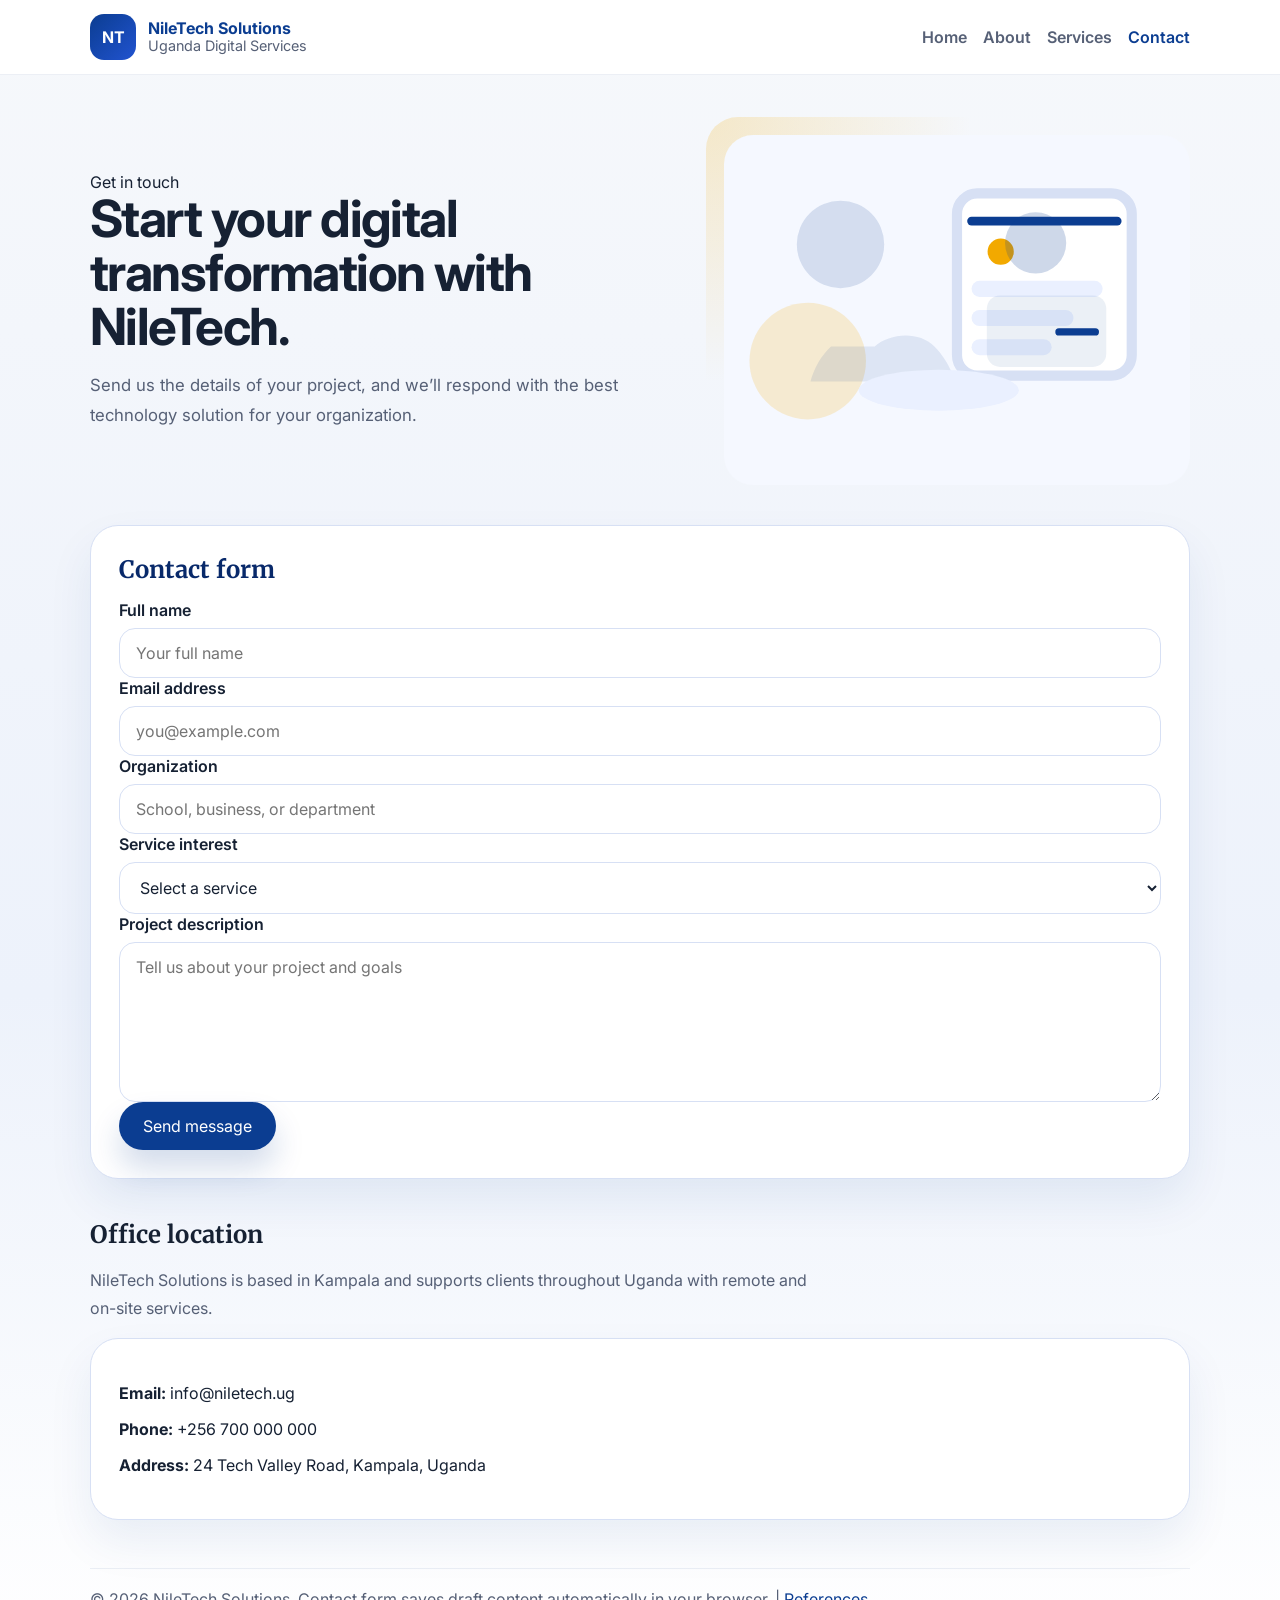
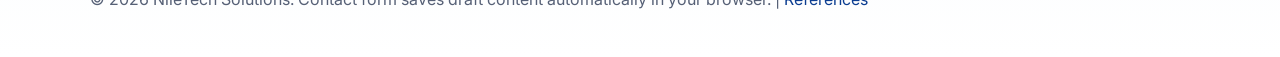
<file: project/contact.html>
<!doctype html>
<html lang="en">
<head>
  <meta charset="utf-8">
  <meta name="viewport" content="width=device-width,initial-scale=1">
  <title>Contact NileTech Solutions</title>
  <meta name="description" content="Contact NileTech Solutions for digital solutions, IT support, and technology consulting in Uganda.">
  <link rel="stylesheet" href="styles.css">
  <link href="https://fonts.googleapis.com/css2?family=Inter:wght@300;400;600;700&family=Merriweather:wght@400;700&display=swap" rel="stylesheet">
</head>
<body>
  <header class="site-header">
    <div class="page">
      <a class="brand" href="index.html">
        <span class="brand-mark">NT</span>
        <span class="brand-name"><strong>NileTech Solutions</strong><span>Uganda Digital Services</span></span>
      </a>
      <nav class="nav-primary" aria-label="Primary navigation">
        <a href="index.html">Home</a>
        <a href="about.html">About</a>
        <a href="services.html">Services</a>
        <a href="contact.html">Contact</a>
      </nav>
    </div>
  </header>

  <main class="page">
    <section class="hero">
      <div class="hero-copy">
        <span class="eyebrow">Get in touch</span>
        <h1>Start your digital transformation with NileTech.</h1>
        <p>Send us the details of your project, and we’ll respond with the best technology solution for your organization.</p>
      </div>
      <div class="hero-visual">
        <img src="images/hero-illustration.svg" alt="Phone and email contact illustration" loading="lazy">
      </div>
    </section>

    <section class="section panel">
      <div class="section-title">
        <h2>Contact form</h2>
      </div>
      <p id="contact-draft-note" class="note"></p>
      <form id="contact-form" novalidate>
        <div class="input-group">
          <label for="name">Full name</label>
          <input id="name" name="name" type="text" required placeholder="Your full name">
        </div>
        <div class="input-group">
          <label for="email">Email address</label>
          <input id="email" name="email" type="email" required placeholder="you@example.com">
        </div>
        <div class="input-group">
          <label for="organization">Organization</label>
          <input id="organization" name="organization" type="text" placeholder="School, business, or department">
        </div>
        <div class="input-group">
          <label for="service">Service interest</label>
          <select id="service" name="service">
            <option value="">Select a service</option>
            <option value="software">Custom software</option>
            <option value="website">Website design</option>
            <option value="mobile">Mobile app</option>
            <option value="cloud">Cloud solutions</option>
            <option value="security">Cybersecurity</option>
          </select>
        </div>
        <div class="input-group">
          <label for="message">Project description</label>
          <textarea id="message" name="message" required placeholder="Tell us about your project and goals"></textarea>
        </div>
        <button class="button button-primary" type="submit">Send message</button>
        <p id="contact-confirmation" class="note" style="display:none; margin-top:14px;"></p>
      </form>
    </section>

    <section class="section">
      <div class="section-title">
        <h2>Office location</h2>
      </div>
      <p class="section-intro">NileTech Solutions is based in Kampala and supports clients throughout Uganda with remote and on-site services.</p>
      <div class="panel">
        <p><strong>Email:</strong> info@niletech.ug</p>
        <p><strong>Phone:</strong> +256 700 000 000</p>
        <p><strong>Address:</strong> 24 Tech Valley Road, Kampala, Uganda</p>
      </div>
    </section>
  </main>

  <footer class="page">
    <p>© 2026 NileTech Solutions. Contact form saves draft content automatically in your browser. | <a href="reference.html">References</a></p>
  </footer>

  <script src="scripts.js" defer></script>
</body>
</html>
</file>
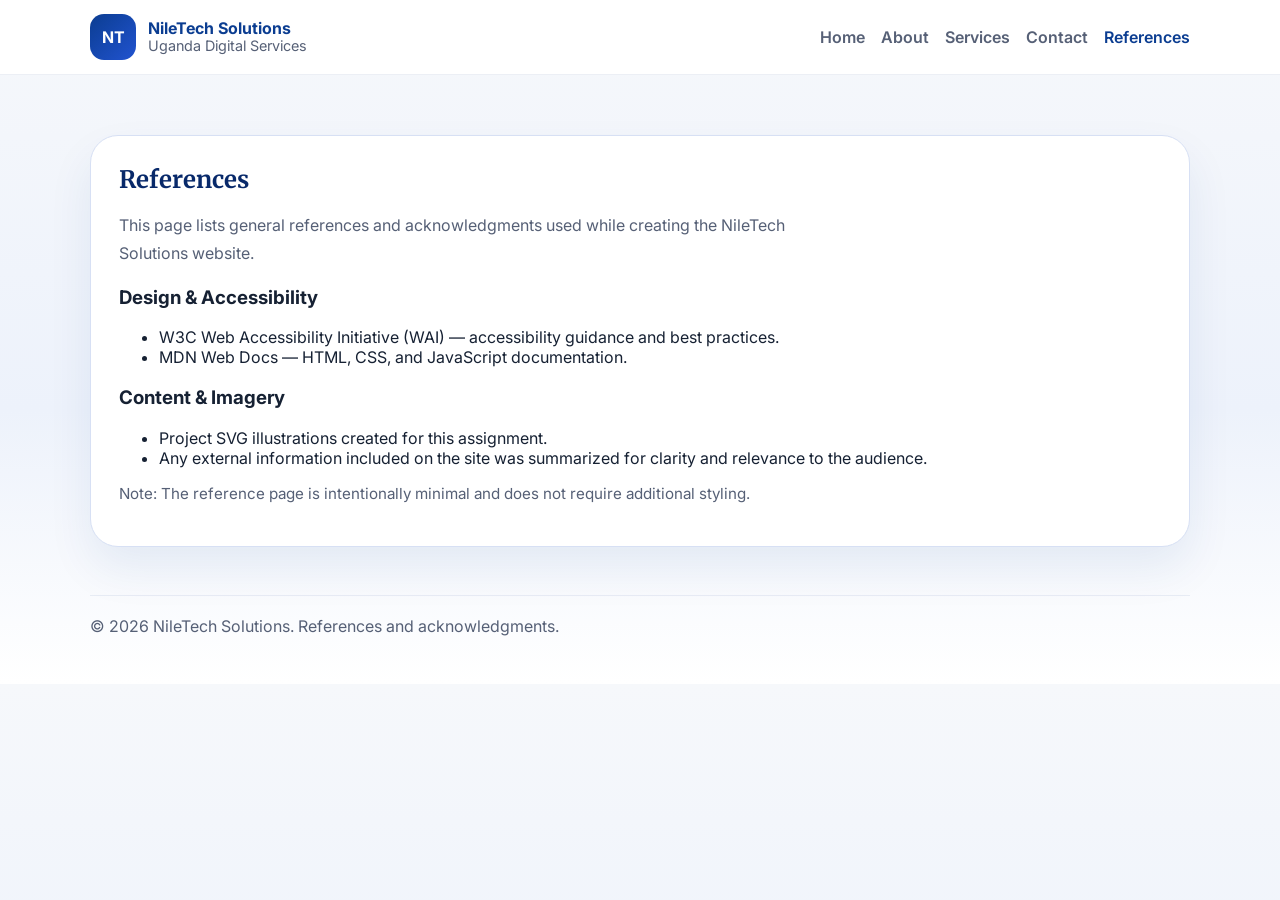
<file: project/reference.html>
<!doctype html>
<html lang="en">
<head>
  <meta charset="utf-8">
  <meta name="viewport" content="width=device-width,initial-scale=1">
  <title>References — NileTech Solutions</title>
  <meta name="description" content="Reference page for the NileTech Solutions website sources, guidance, and acknowledgments.">
  <meta name="author" content="Mozzy">
  <link rel="stylesheet" href="styles.css">
  <link rel="preconnect" href="https://fonts.googleapis.com">
  <link rel="preconnect" href="https://fonts.gstatic.com" crossorigin>
  <link href="https://fonts.googleapis.com/css2?family=Inter:wght@300;400;600;700&family=Merriweather:wght@400;700&display=swap" rel="stylesheet">
</head>
<body>
  <header class="site-header">
    <div class="page">
      <a class="brand" href="index.html">
        <span class="brand-mark">NT</span>
        <span class="brand-name"><strong>NileTech Solutions</strong><span>Uganda Digital Services</span></span>
      </a>
      <nav class="nav-primary" aria-label="Primary navigation">
        <a href="index.html">Home</a>
        <a href="about.html">About</a>
        <a href="services.html">Services</a>
        <a href="contact.html">Contact</a>
        <a href="reference.html">References</a>
      </nav>
    </div>
  </header>

  <main class="page">
    <section class="section panel" aria-labelledby="references-title">
      <div class="section-title">
        <h2 id="references-title">References</h2>
      </div>
      <p class="section-intro">
        This page lists general references and acknowledgments used while creating the NileTech Solutions website.
      </p>

      <h3>Design & Accessibility</h3>
      <ul>
        <li>W3C Web Accessibility Initiative (WAI) — accessibility guidance and best practices.</li>
        <li>MDN Web Docs — HTML, CSS, and JavaScript documentation.</li>
      </ul>

      <h3>Content & Imagery</h3>
      <ul>
        <li>Project SVG illustrations created for this assignment.</li>
        <li>Any external information included on the site was summarized for clarity and relevance to the audience.</li>
      </ul>

      <p class="note">
        Note: The reference page is intentionally minimal and does not require additional styling.
      </p>
    </section>
  </main>

  <footer class="page">
    <p>
      © 2026 NileTech Solutions. References and acknowledgments.
    </p>
  </footer>

  <script src="scripts.js" defer></script>
</body>
</html>
</file>
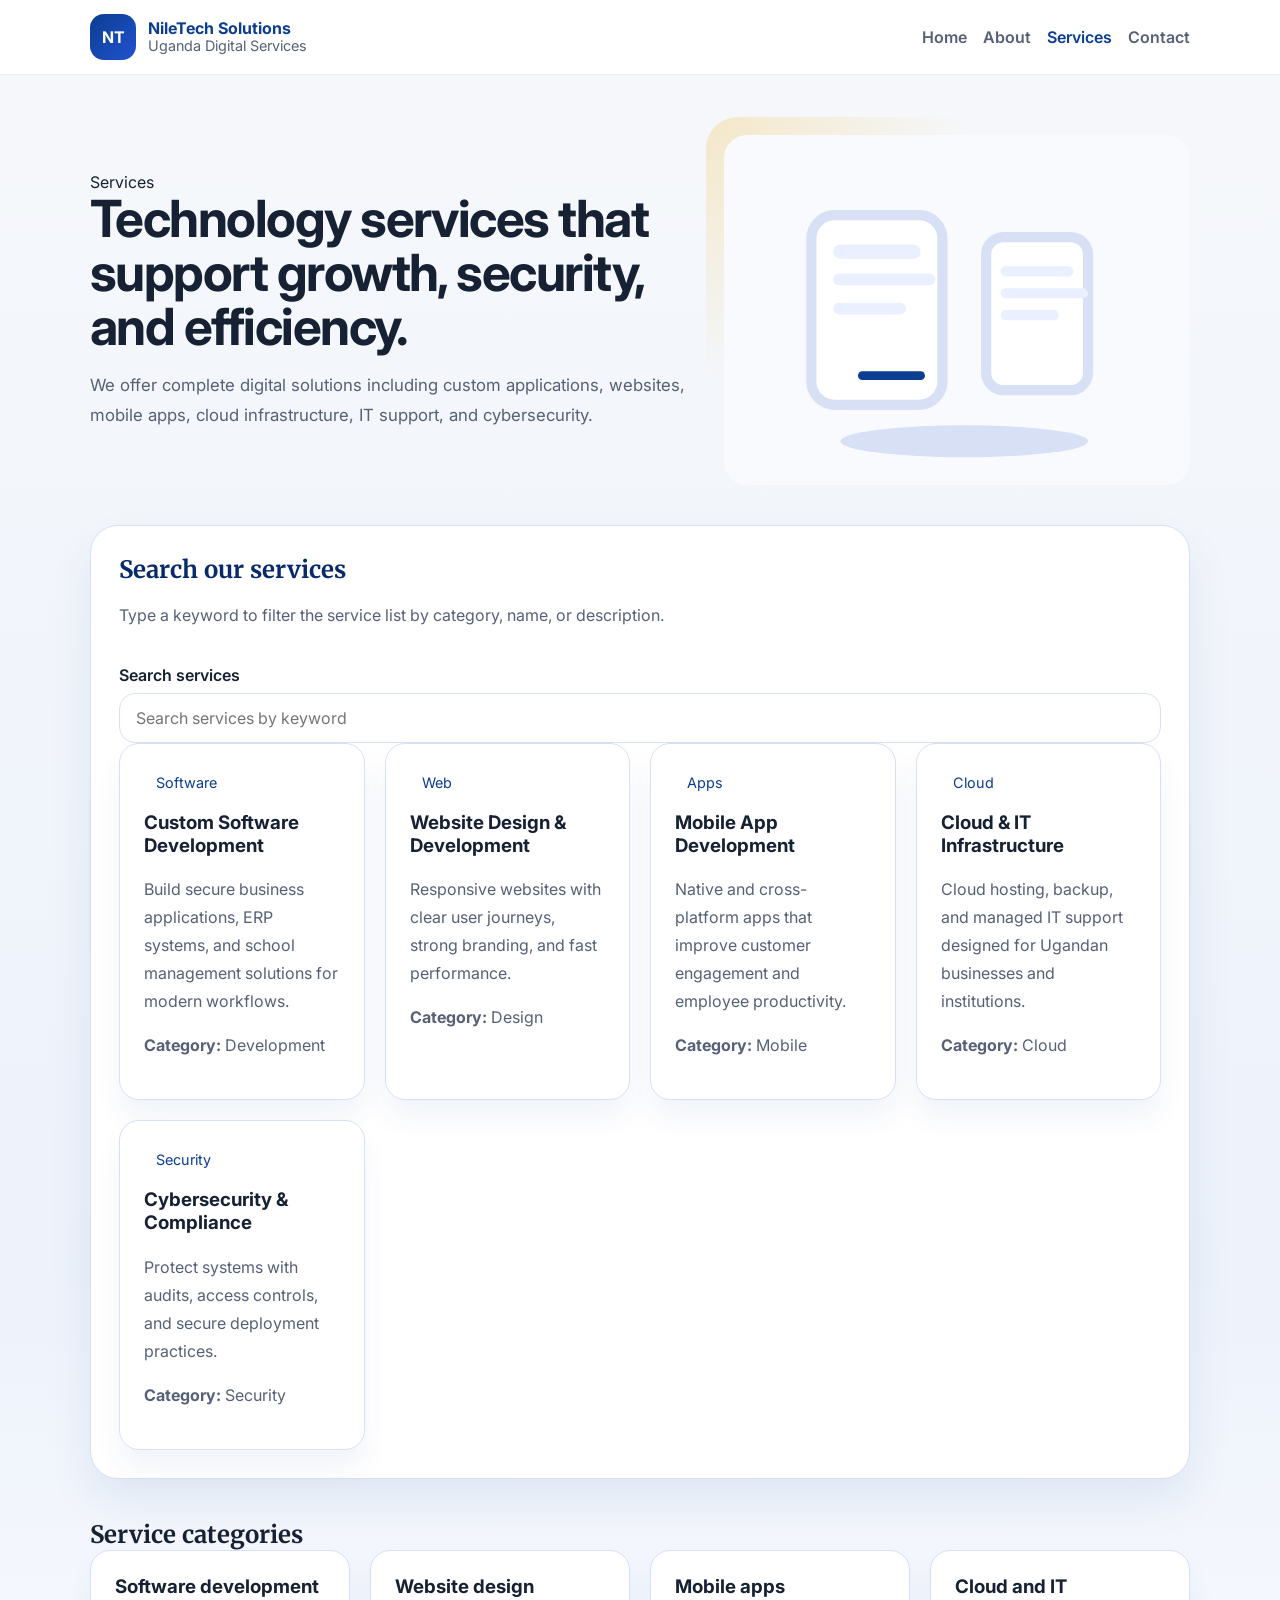
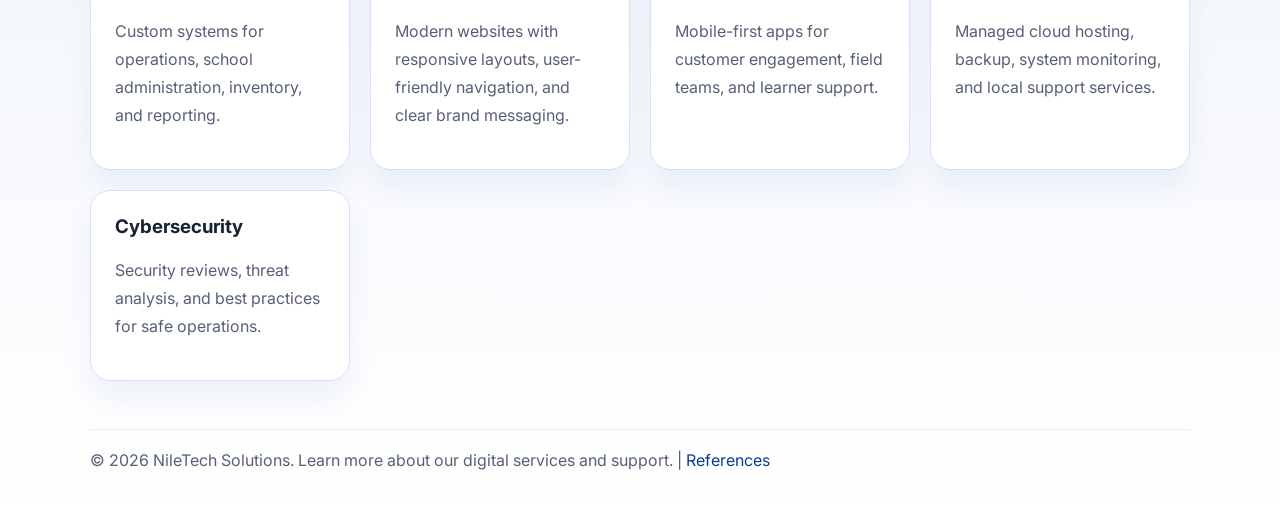
<file: project/services.html>
<!doctype html>
<html lang="en">
<head>
  <meta charset="utf-8">
  <meta name="viewport" content="width=device-width,initial-scale=1">
  <title>Services | NileTech Solutions</title>
  <meta name="description" content="Explore NileTech Solutions services: software development, website design, mobile apps, cloud hosting, IT support, and cybersecurity.">
  <link rel="stylesheet" href="styles.css">
  <link href="https://fonts.googleapis.com/css2?family=Inter:wght@300;400;600;700&family=Merriweather:wght@400;700&display=swap" rel="stylesheet">
</head>
<body>
  <header class="site-header">
    <div class="page">
      <a class="brand" href="index.html">
        <span class="brand-mark">NT</span>
        <span class="brand-name"><strong>NileTech Solutions</strong><span>Uganda Digital Services</span></span>
      </a>
      <nav class="nav-primary" aria-label="Primary navigation">
        <a href="index.html">Home</a>
        <a href="about.html">About</a>
        <a href="services.html">Services</a>
        <a href="contact.html">Contact</a>
      </nav>
    </div>
  </header>

  <main class="page">
    <section class="hero">
      <div class="hero-copy">
        <span class="eyebrow">Services</span>
        <h1>Technology services that support growth, security, and efficiency.</h1>
        <p>We offer complete digital solutions including custom applications, websites, mobile apps, cloud infrastructure, IT support, and cybersecurity.</p>
      </div>
      <div class="hero-visual">
        <img src="images/project-sample-2.svg" alt="Responsive service solutions for technology projects" loading="lazy">
      </div>
    </section>

    <section class="section panel">
      <div class="section-title">
        <div>
          <h2>Search our services</h2>
          <p class="section-intro">Type a keyword to filter the service list by category, name, or description.</p>
        </div>
      </div>
      <div class="service-filter">
        <div class="input-group">
          <label for="service-search">Search services</label>
          <input id="service-search" type="search" placeholder="Search services by keyword">
        </div>
      </div>
      <div id="service-list" class="grid services-grid"></div>
    </section>

    <section class="section">
      <div class="section-title">
        <h2>Service categories</h2>
      </div>
      <div class="grid panel-grid">
        <article class="card">
          <h3>Software development</h3>
          <p>Custom systems for operations, school administration, inventory, and reporting.</p>
        </article>
        <article class="card">
          <h3>Website design</h3>
          <p>Modern websites with responsive layouts, user-friendly navigation, and clear brand messaging.</p>
        </article>
        <article class="card">
          <h3>Mobile apps</h3>
          <p>Mobile-first apps for customer engagement, field teams, and learner support.</p>
        </article>
        <article class="card">
          <h3>Cloud and IT</h3>
          <p>Managed cloud hosting, backup, system monitoring, and local support services.</p>
        </article>
        <article class="card">
          <h3>Cybersecurity</h3>
          <p>Security reviews, threat analysis, and best practices for safe operations.</p>
        </article>
      </div>
    </section>
  </main>

  <footer class="page">
    <p>© 2026 NileTech Solutions. Learn more about our digital services and support. | <a href="reference.html">References</a></p>
  </footer>

  <script src="scripts.js" defer></script>
</body>
</html>
</file>
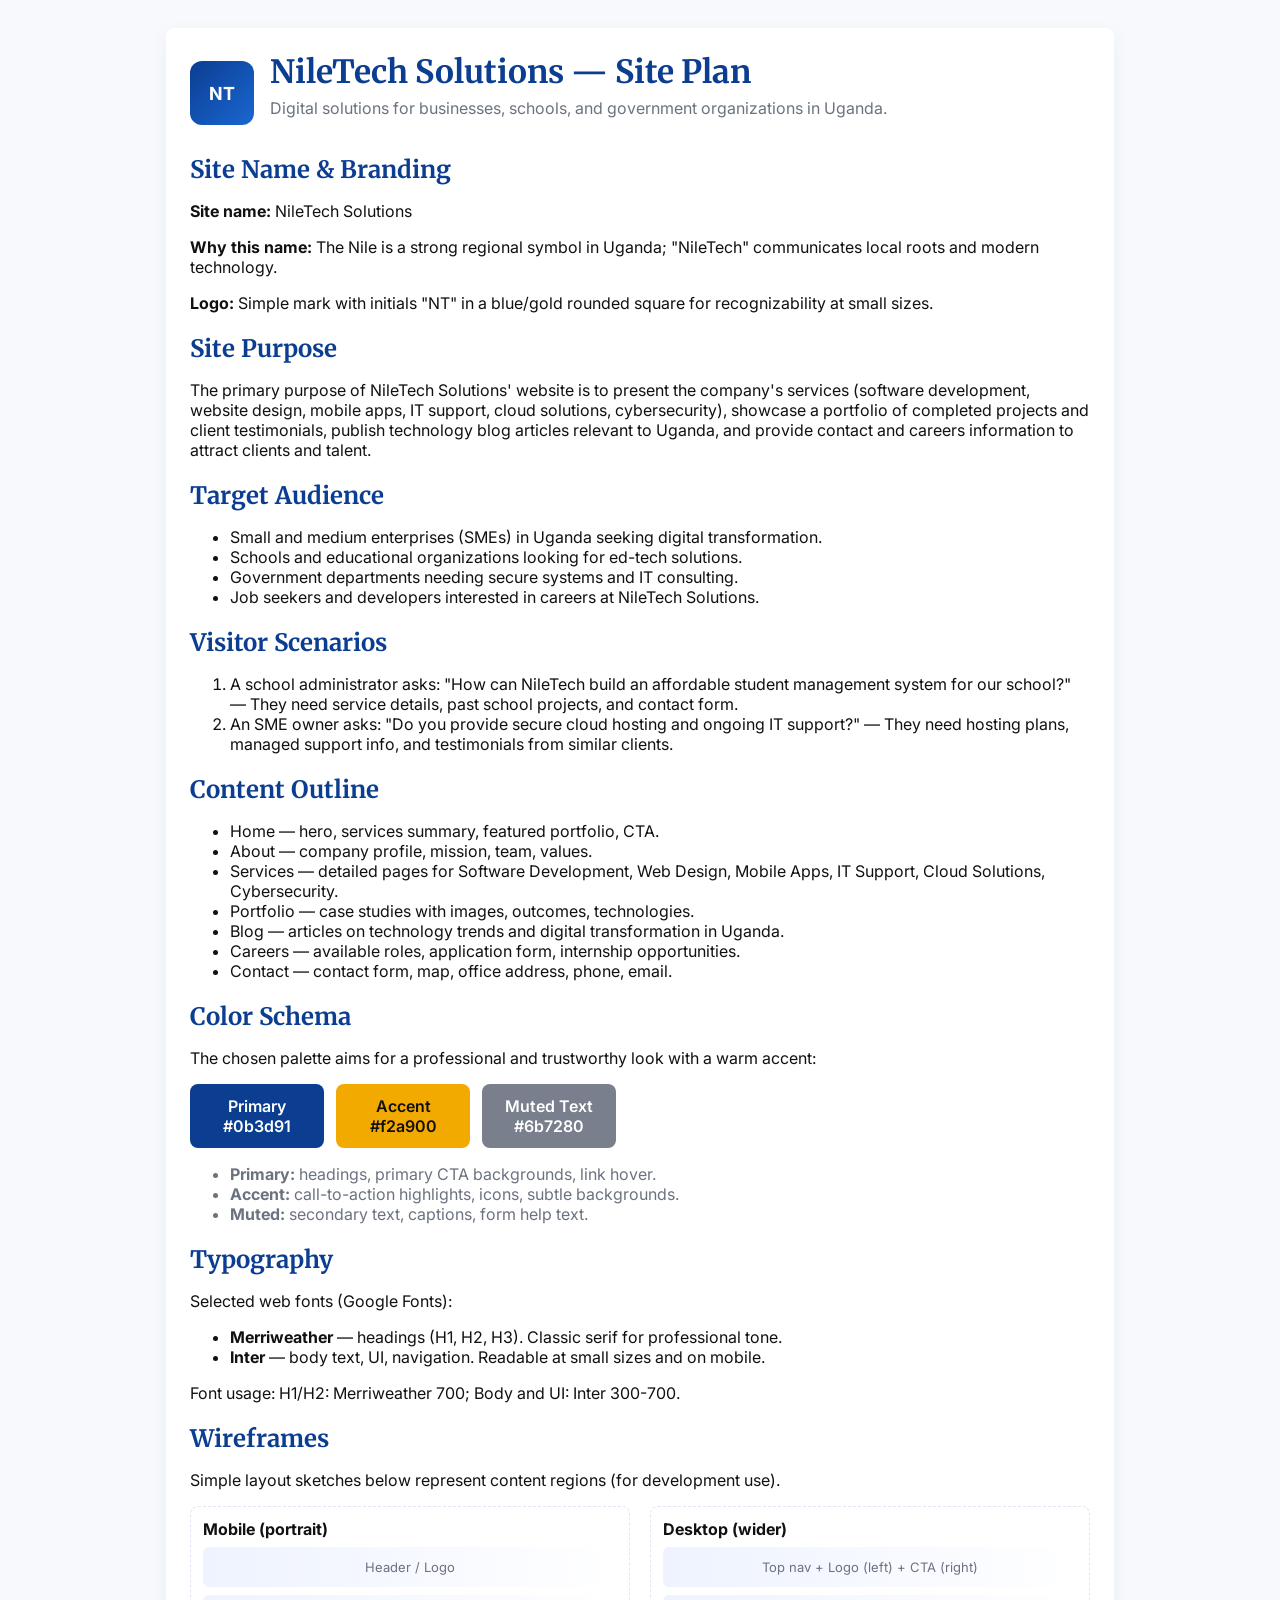
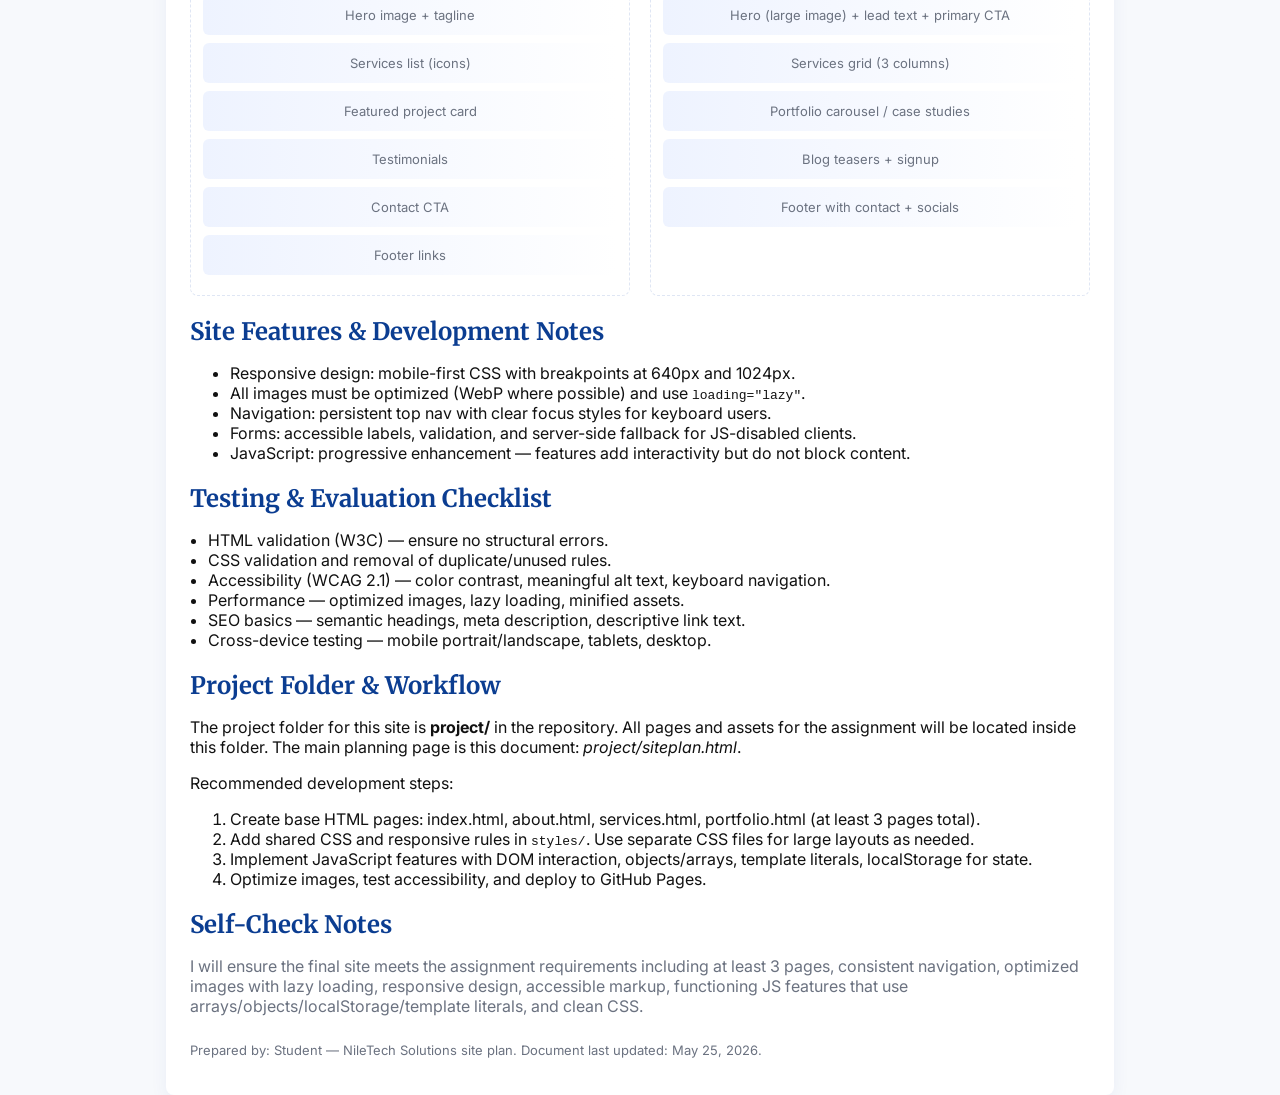
<file: project/siteplan.html>
<!doctype html>
<html lang="en">
<head>
  <meta charset="utf-8">
  <meta name="viewport" content="width=device-width,initial-scale=1">
  <title>NileTech Solutions — Site Plan</title>
  <link href="https://fonts.googleapis.com/css2?family=Inter:wght@300;400;600;700&family=Merriweather:wght@400;700&display=swap" rel="stylesheet">
  <style>
    :root{
      --primary:#0b3d91; /* deep blue for headings, branding */
      --accent:#f2a900;  /* golden accent for CTAs */
      --muted:#6b7280;   /* muted text */
      --bg:#f7f9fc;      /* page background */
      --card:#ffffff;    /* card background */
      --max-width:900px;
      --radius:8px;
      font-family: 'Inter', system-ui, -apple-system, 'Segoe UI', Roboto, 'Helvetica Neue', Arial;
      color-scheme: light;
    }
    html,body{height:100%;margin:0;background:var(--bg);color:#111}
    .wrap{max-width:var(--max-width);margin:28px auto;padding:24px;background:var(--card);border-radius:var(--radius);box-shadow:0 6px 18px rgba(11,61,145,0.06)}
    header.site-header{display:flex;gap:16px;align-items:center}
    .logo{width:64px;height:64px;background:linear-gradient(135deg,var(--primary),#1967d2);border-radius:12px;display:flex;align-items:center;justify-content:center;color:white;font-weight:700;font-size:18px}
    h1{margin:0;color:var(--primary);font-family:'Merriweather', Georgia, serif}
    p.lead{color:var(--muted);margin-top:6px}
    section{margin-top:20px}
    h2{color:var(--primary);margin-bottom:8px;font-family:'Merriweather', Georgia, serif}
    .swatches{display:flex;gap:12px;align-items:center}
    .swatch{width:110px;padding:12px;border-radius:8px;color:#fff;font-weight:600;text-align:center}
    .swatch.small{width:80px;padding:8px}
    .wireframes{display:flex;gap:20px;flex-wrap:wrap}
    .wireframe{flex:1 1 320px;background:#fff;padding:12px;border-radius:8px;border:1px dashed #dfe6f4}
    .wf-box{height:40px;background:linear-gradient(90deg,#eef3ff,#fff);border-radius:6px;margin:8px 0;display:flex;align-items:center;justify-content:center;color:var(--muted);font-size:13px}
    pre.code{background:#07203a;color:#e6f7ff;padding:12px;border-radius:6px;overflow:auto}
    ul.checklist{padding-left:1.1rem;}
    .muted{color:var(--muted)}
    footer{margin-top:26px;font-size:13px;color:var(--muted)}
    /* Responsive note for wireframe illustrations */
    @media (max-width:640px){.wrap{margin:12px;padding:16px}.wireframes{flex-direction:column}}
  </style>
</head>
<body>
  <main class="wrap">
    <header class="site-header">
      <div class="logo" aria-hidden="true">NT</div>
      <div>
        <h1>NileTech Solutions — Site Plan</h1>
        <p class="lead">Digital solutions for businesses, schools, and government organizations in Uganda.</p>
      </div>
    </header>

    <section>
      <h2>Site Name &amp; Branding</h2>
      <p><strong>Site name:</strong> NileTech Solutions</p>
      <p><strong>Why this name:</strong> The Nile is a strong regional symbol in Uganda; "NileTech" communicates local roots and modern technology.</p>
      <p><strong>Logo:</strong> Simple mark with initials "NT" in a blue/gold rounded square for recognizability at small sizes.</p>
    </section>

    <section>
      <h2>Site Purpose</h2>
      <p>The primary purpose of NileTech Solutions' website is to present the company's services (software development, website design, mobile apps, IT support, cloud solutions, cybersecurity), showcase a portfolio of completed projects and client testimonials, publish technology blog articles relevant to Uganda, and provide contact and careers information to attract clients and talent.</p>
    </section>

    <section>
      <h2>Target Audience</h2>
      <ul>
        <li>Small and medium enterprises (SMEs) in Uganda seeking digital transformation.</li>
        <li>Schools and educational organizations looking for ed-tech solutions.</li>
        <li>Government departments needing secure systems and IT consulting.</li>
        <li>Job seekers and developers interested in careers at NileTech Solutions.</li>
      </ul>
    </section>

    <section>
      <h2>Visitor Scenarios</h2>
      <ol>
        <li>A school administrator asks: "How can NileTech build an affordable student management system for our school?" — They need service details, past school projects, and contact form.</li>
        <li>An SME owner asks: "Do you provide secure cloud hosting and ongoing IT support?" — They need hosting plans, managed support info, and testimonials from similar clients.</li>
      </ol>
    </section>

    <section>
      <h2>Content Outline</h2>
      <ul>
        <li>Home — hero, services summary, featured portfolio, CTA.</li>
        <li>About — company profile, mission, team, values.</li>
        <li>Services — detailed pages for Software Development, Web Design, Mobile Apps, IT Support, Cloud Solutions, Cybersecurity.</li>
        <li>Portfolio — case studies with images, outcomes, technologies.</li>
        <li>Blog — articles on technology trends and digital transformation in Uganda.</li>
        <li>Careers — available roles, application form, internship opportunities.</li>
        <li>Contact — contact form, map, office address, phone, email.</li>
      </ul>
    </section>

    <section>
      <h2>Color Schema</h2>
      <p>The chosen palette aims for a professional and trustworthy look with a warm accent:</p>
      <div class="swatches">
        <div class="swatch" style="background:var(--primary)">Primary<br>#0b3d91</div>
        <div class="swatch" style="background:var(--accent);color:#111">Accent<br>#f2a900</div>
        <div class="swatch" style="background:var(--muted);opacity:0.9">Muted Text<br>#6b7280</div>
      </div>
      <ul class="muted">
        <li><strong>Primary:</strong> headings, primary CTA backgrounds, link hover.</li>
        <li><strong>Accent:</strong> call-to-action highlights, icons, subtle backgrounds.</li>
        <li><strong>Muted:</strong> secondary text, captions, form help text.</li>
      </ul>
    </section>

    <section>
      <h2>Typography</h2>
      <p>Selected web fonts (Google Fonts):</p>
      <ul>
        <li><strong>Merriweather</strong> — headings (H1, H2, H3). Classic serif for professional tone.</li>
        <li><strong>Inter</strong> — body text, UI, navigation. Readable at small sizes and on mobile.</li>
      </ul>
      <p>Font usage: H1/H2: Merriweather 700; Body and UI: Inter 300-700.</p>
    </section>

    <section>
      <h2>Wireframes</h2>
      <p>Simple layout sketches below represent content regions (for development use).</p>
      <div class="wireframes" role="img" aria-label="Wireframe illustrations: mobile and desktop">
        <div class="wireframe" aria-hidden="true">
          <strong>Mobile (portrait)</strong>
          <div class="wf-box">Header / Logo</div>
          <div class="wf-box">Hero image + tagline</div>
          <div class="wf-box">Services list (icons)</div>
          <div class="wf-box">Featured project card</div>
          <div class="wf-box">Testimonials</div>
          <div class="wf-box">Contact CTA</div>
          <div class="wf-box">Footer links</div>
        </div>
        <div class="wireframe" aria-hidden="true">
          <strong>Desktop (wider)</strong>
          <div class="wf-box">Top nav + Logo (left) + CTA (right)</div>
          <div class="wf-box">Hero (large image) + lead text + primary CTA</div>
          <div class="wf-box">Services grid (3 columns)</div>
          <div class="wf-box">Portfolio carousel / case studies</div>
          <div class="wf-box">Blog teasers + signup</div>
          <div class="wf-box">Footer with contact + socials</div>
        </div>
      </div>
    </section>

    <section>
      <h2>Site Features &amp; Development Notes</h2>
      <ul>
        <li>Responsive design: mobile-first CSS with breakpoints at 640px and 1024px.</li>
        <li>All images must be optimized (WebP where possible) and use <code>loading="lazy"</code>.</li>
        <li>Navigation: persistent top nav with clear focus styles for keyboard users.</li>
        <li>Forms: accessible labels, validation, and server-side fallback for JS-disabled clients.</li>
        <li>JavaScript: progressive enhancement — features add interactivity but do not block content.</li>
      </ul>
    </section>

    <section>
      <h2>Testing &amp; Evaluation Checklist</h2>
      <ul class="checklist">
        <li>HTML validation (W3C) — ensure no structural errors.</li>
        <li>CSS validation and removal of duplicate/unused rules.</li>
        <li>Accessibility (WCAG 2.1) — color contrast, meaningful alt text, keyboard navigation.</li>
        <li>Performance — optimized images, lazy loading, minified assets.</li>
        <li>SEO basics — semantic headings, meta description, descriptive link text.</li>
        <li>Cross-device testing — mobile portrait/landscape, tablets, desktop.</li>
      </ul>
    </section>

    <section>
      <h2>Project Folder &amp; Workflow</h2>
      <p>The project folder for this site is <strong>project/</strong> in the repository. All pages and assets for the assignment will be located inside this folder. The main planning page is this document: <em>project/siteplan.html</em>.</p>
      <p>Recommended development steps:</p>
      <ol>
        <li>Create base HTML pages: index.html, about.html, services.html, portfolio.html (at least 3 pages total).</li>
        <li>Add shared CSS and responsive rules in <code>styles/</code>. Use separate CSS files for large layouts as needed.</li>
        <li>Implement JavaScript features with DOM interaction, objects/arrays, template literals, localStorage for state.</li>
        <li>Optimize images, test accessibility, and deploy to GitHub Pages.</li>
      </ol>
    </section>

    <section>
      <h2>Self-Check Notes</h2>
      <p class="muted">I will ensure the final site meets the assignment requirements including at least 3 pages, consistent navigation, optimized images with lazy loading, responsive design, accessible markup, functioning JS features that use arrays/objects/localStorage/template literals, and clean CSS.</p>
    </section>

    <footer>
      <p>Prepared by: Student — NileTech Solutions site plan. Document last updated: May 25, 2026.</p>
    </footer>
  </main>
</body>
</html>
</file>
<file: styles/base.css>
:root {
  --bg: #eaf2f8;
  --bg-light: #e9f1f8;
  --bg-lighter: #f7fafd;
  --surface: #163a5d;
  --surface-2: #2978b5;
  --panel: #ffffff;
  --text: #122136;
  --muted: #5f7390;
  --border: #d8e3ec;
  --border-light: #dbe8f4;
  --bg-flag: #f6fbff;
  --shadow: 0 24px 55px rgba(19, 47, 83, 0.12);
  --shadow-header: 0 12px 30px rgba(10, 34, 60, 0.18);
  --shadow-profile: 0 16px 32px rgba(19, 47, 83, 0.16);
  --shadow-nav: 0 18px 30px rgba(15, 40, 80, 0.15);
  --overlay-white: rgba(255, 255, 255, 0.12);
}

*, *::before, *::after {
  box-sizing: border-box;
}

html {
  scroll-behavior: smooth;
}

body {
  margin: 0;
  min-height: 100vh;
  font-family: 'Poppins', sans-serif;
  background: linear-gradient(180deg, var(--bg-light) 0%, var(--bg-lighter) 100%);
  color: var(--text);
}

img {
  max-width: 100%;
  height: auto;
  display: block;
}

.sr-only {
  position: absolute;
  width: 1px;
  height: 1px;
  padding: 0;
  margin: -1px;
  overflow: hidden;
  clip: rect(0, 0, 0, 0);
  white-space: nowrap;
  border: 0;
}

a {
  color: var(--surface);
  text-decoration: none;
}

a:hover,
button:hover,
a:focus-visible {
  color: var(--surface-2);
}

header {
  background: var(--surface);
  color: var(--panel);
  padding: 1.25rem 1rem 0.75rem;
  box-shadow: var(--shadow-header);
}

#course-title {
  display: block;
  text-align: center;
  font-family: 'Libre Baskerville', serif;
  font-size: clamp(1.4rem, 2.2vw, 2rem);
  font-weight: 700;
  letter-spacing: 0.04em;
  margin-bottom: 1rem;
}

nav ul {
  margin: 0;
  padding: 0;
  display: flex;
  justify-content: center;
  gap: 0.8rem;
  flex-wrap: wrap;
  list-style: none;
}

nav a {
  display: inline-flex;
  align-items: center;
  justify-content: center;
  padding: 0.75rem 1.15rem;
  border-radius: 999px;
  background: var(--overlay-white);
  color: var(--surface);
  font-weight: 600;
  transition: transform 0.25s ease, background-color 0.25s ease, box-shadow 0.25s ease;
}

nav a:hover,
nav a:focus-visible {
  background: var(--panel);
  color: var(--surface);
  transform: translateY(-2px);
  box-shadow: var(--shadow-nav);
}

/* NOTE: 'main' layout is overridden/extended by page-specific styles.
   Avoid repeating the main selector here to prevent repeated-rules audits. */
main {
  max-width: 1080px;
  margin: 2rem auto 0;
  padding: 0 1rem 2rem;
}


.page-heading {
  font-family: 'Libre Baskerville', serif;
  font-size: clamp(2.75rem, 5vw, 4.5rem);
  text-align: center;
  margin: 0 0 1.75rem;
  color: var(--surface);
}

.card-grid {
  display: grid;
  grid-template-columns: 2fr 1fr;
  gap: 1.5rem;
}

.card {
  background: var(--panel);
  border: 1px solid var(--border);
  border-radius: 22px;
  padding: 1.75rem;
  box-shadow: var(--shadow);
}

.card h2 {
  font-family: 'Libre Baskerville', serif;
  font-size: 1.9rem;
  margin-top: 0;
  margin-bottom: 1rem;
  color: var(--surface);
}

.about-card p,
.about-copy p,
.resources-card li {
  margin: 0 0 1rem;
}

.about-top {
  display: grid;
  grid-template-columns: 1fr auto;
  gap: 1.5rem;
  align-items: start;
}

.about-top p {
  margin: 0;
}

.profile-photo {
  width: 170px;
  border-radius: 18px;
  object-fit: cover;
  box-shadow: var(--shadow-profile);
}

.about-grid {
  display: grid;
  grid-template-columns: 1fr auto;
  gap: 1.25rem;
  align-items: start;
  margin-top: 1.5rem;
}

.about-copy h3 {
  margin: 0 0 0.75rem;
  font-size: 1.2rem;
  color: var(--surface-2);
}

.flag-card {
  background: var(--bg-flag);
  border: 1px solid var(--border-light);
  border-radius: 18px;
  padding: 1rem;
  text-align: center;
}

.flag-card img {
  border-radius: 14px;
}

.flag-card figcaption {
  margin-top: 0.85rem;
  font-size: 0.95rem;
  color: var(--muted);
}

.resources-card ul {
  padding-left: 1.25rem;
  margin: 0;
}

.resources-card li {
  margin-bottom: 0.85rem;
}

.resources-card a {
  display: inline-block;
  transition: color 0.25s ease;
}

.resources-card a:hover,
.resources-card a:focus-visible {
  color: var(--surface-2);
}

footer {
  margin: 0 auto 2rem;
  padding: 1rem 1rem 0;
  max-width: 1080px;
  text-align: center;
  color: var(--muted);
}

footer p {
  margin: 0.35rem 0;
  font-size: 0.95rem;
}

@media (max-width: 950px) {
  .card-grid {
    grid-template-columns: 1fr;
  }
}

@media (max-width: 620px) {
  header {
    padding: 1rem 0.75rem 0.6rem;
  }

  .page-heading {
    font-size: 2.8rem;
  }

  nav ul {
    gap: 0.55rem;
  }

  nav a {
    padding: 0.65rem 0.9rem;
  }

  .about-grid {
    grid-template-columns: 1fr;
  }
}
</file>
<file: project/styles.css>
:root {
  --bg: #f6f8fb;
  --surface: #ffffff;
  --surface-strong: #eef4ff;
  --primary: #0b3d91;
  --primary-dark: #08296a;
  --accent: #f2a900;
  --accent-dark: #c58e00;
  --text: #162133;
  --muted: #566076;
  --border: #d7e0f4;
  --radius: 18px;
  --shadow: 0 22px 45px rgba(11, 61, 145, 0.08);
  font-family: 'Inter', system-ui, -apple-system, BlinkMacSystemFont, 'Segoe UI', sans-serif;
}

* {
  box-sizing: border-box;
}

html {
  scroll-behavior: smooth;
}

body {
  margin: 0;
  min-height: 100%;
  background: linear-gradient(180deg, #f6f8fb 0%, #edf2fb 60%, #ffffff 100%);
  color: var(--text);
}

img {
  max-width: 100%;
  display: block;
}

button,
input,
textarea,
select {
  font: inherit;
}

a {
  color: var(--primary);
  text-decoration: none;
}
a:hover,
a:focus {
  color: var(--primary-dark);
  text-decoration: underline;
}

.page {
  width: min(1100px, calc(100% - 32px));
  margin: 0 auto;
  padding: 20px 0 48px;
}

.site-header {
  position: sticky;
  top: 0;
  z-index: 20;
  background: rgba(255, 255, 255, 0.98);
  backdrop-filter: blur(10px);
  border-bottom: 1px solid rgba(151, 167, 201, 0.18);
}

.site-header .page {
  display: flex;
  align-items: center;
  justify-content: space-between;
  gap: 24px;
  padding: 14px 0;
}

.brand {
  display: flex;
  align-items: center;
  gap: 12px;
}

.brand-mark {
  width: 46px;
  height: 46px;
  display: grid;
  place-items: center;
  border-radius: 14px;
  background: linear-gradient(135deg, var(--primary), #2153d0);
  color: white;
  font-weight: 700;
}

.brand-name {
  display: grid;
  line-height: 1.1;
}

.brand-name strong {
  font-size: 1rem;
}

.brand-name span {
  color: var(--muted);
  font-size: 0.9rem;
}

nav {
  display: flex;
  gap: 24px;
  flex-wrap: wrap;
  justify-content: flex-end;
}

nav a {
  color: var(--muted);
  font-weight: 600;
}

nav a.active,
nav a:hover,
nav a:focus {
  color: var(--primary);
}

.nav-primary {
  display: flex;
  gap: 16px;
  flex-wrap: wrap;
}

.hero,
.section {
  margin-top: 40px;
}

.hero {
  display: grid;
  gap: 28px;
  align-items: center;
  grid-template-columns: 1.3fr 1fr;
}

.hero-copy h1,
.hero-copy h2 {
  margin: 0;
  line-height: 1.05;
}

.hero-copy h1 {
  font-size: clamp(2.4rem, 4vw, 3.6rem);
  letter-spacing: -0.03em;
}

.hero-copy p {
  max-width: 620px;
  color: var(--muted);
  font-size: 1.05rem;
  line-height: 1.8;
}

.hero-actions {
  display: flex;
  gap: 16px;
  flex-wrap: wrap;
  margin-top: 24px;
}

.button,
button {
  display: inline-flex;
  align-items: center;
  justify-content: center;
  border: 0;
  border-radius: 999px;
  padding: 14px 24px;
  cursor: pointer;
  transition: transform 0.2s ease, box-shadow 0.2s ease;
  text-decoration: none;
}

.button-primary {
  background: var(--primary);
  color: white;
  box-shadow: 0 18px 30px rgba(11, 61, 145, 0.18);
}

.button-secondary {
  background: var(--surface);
  color: var(--text);
  border: 1px solid var(--border);
}

.button:hover,
.button:focus {
  transform: translateY(-1px);
}

.hero-visual {
  position: relative;
}

.hero-visual::before {
  content: '';
  position: absolute;
  inset: -18px;
  border-radius: 32px;
  background: radial-gradient(circle at top left, rgba(242, 169, 0, 0.2), transparent 42%);
  z-index: -1;
}

.panel {
  background: var(--surface);
  border: 1px solid var(--border);
  border-radius: 28px;
  padding: 28px;
  box-shadow: var(--shadow);
}

.panel h2 {
  margin-top: 0;
  color: var(--primary-dark);
}

.grid {
  display: grid;
  gap: 20px;
}

.services-grid,
.portfolio-grid,
.testimonial-grid {
  grid-template-columns: repeat(auto-fit, minmax(240px, 1fr));
}

.card {
  background: var(--surface);
  border: 1px solid var(--border);
  border-radius: 20px;
  padding: 24px;
  box-shadow: 0 18px 28px rgba(11, 61, 145, 0.06);
}

.card h3 {
  margin-top: 0;
}

.card p {
  color: var(--muted);
  line-height: 1.75;
}

.card .label {
  display: inline-flex;
  padding: 6px 12px;
  border-radius: 999px;
  background: var(--primary-soft);
  color: var(--primary);
  font-size: 0.9rem;
  margin-bottom: 14px;
}

.section-title {
  display: flex;
  align-items: center;
  justify-content: space-between;
  gap: 16px;
}

.section-title h2 {
  margin: 0;
  font-family: 'Merriweather', Georgia, serif;
}

.section-intro {
  color: var(--muted);
  max-width: 720px;
  line-height: 1.75;
}

.testimonial {
  border-radius: 20px;
  padding: 24px;
  background: linear-gradient(180deg, #ffffff 0%, #f8fbff 100%);
  border: 1px solid rgba(11, 61, 145, 0.08);
}

.testimonial p {
  margin: 0 0 16px;
  line-height: 1.8;
  color: var(--text);
}

.testimonial cite {
  display: block;
  color: var(--muted);
  font-style: normal;
  font-weight: 600;
}

.hero-visual img,
.card img {
  width: 100%;
  border-radius: 20px;
}

.panel-grid {
  display: grid;
  gap: 20px;
  grid-template-columns: repeat(auto-fit, minmax(220px, 1fr));
}

.service-filter {
  display: grid;
  gap: 16px;
  margin-top: 20px;
}

.input-group {
  display: grid;
  gap: 8px;
}

label {
  font-weight: 600;
  color: var(--text);
}

input,
textarea,
select {
  width: 100%;
  border: 1px solid var(--border);
  border-radius: 16px;
  padding: 14px 16px;
  background: white;
  color: var(--text);
}

textarea {
  min-height: 160px;
  resize: vertical;
}

input:focus,
textarea:focus,
select:focus {
  outline: 3px solid rgba(11, 61, 145, 0.16);
  outline-offset: 2px;
}

footer {
  margin-top: 48px;
  padding-top: 32px;
  border-top: 1px solid rgba(151, 167, 201, 0.18);
}

footer p {
  margin: 0;
  color: var(--muted);
}

.hero-visual .eyebrow,
.section .eyebrow {
  display: inline-flex;
  align-items: center;
  gap: 10px;
  text-transform: uppercase;
  letter-spacing: 0.16em;
  font-weight: 700;
  color: var(--accent-dark);
  font-size: 0.76rem;
}

.eyebrow::before {
  content: '';
  width: 24px;
  height: 2px;
  background: var(--accent);
}

.note {
  font-size: 0.95rem;
  color: var(--muted);
}

@media (max-width: 900px) {
  .hero {
    grid-template-columns: 1fr;
  }
}

@media (max-width: 720px) {
  .site-header .page {
    flex-direction: column;
    align-items: stretch;
  }

  nav {
    justify-content: space-between;
  }
}

@media (max-width: 600px) {
  .page {
    width: min(100%, calc(100% - 24px));
  }

  .hero-copy p,
  .section-intro {
    font-size: 1rem;
  }
}
</file>
<file: styles/filtered-temples.css>
/* Filtered Temples CSS - Mobile First */

:root {
  --primary-color: #2c3e50;
  --secondary-color: #3498db;
  --accent-color: #e74c3c;
  --text-color: #333;
  --bg-color: #f4f4f4;
  --white: #fff;
  --shadow: 0 2px 5px rgba(0,0,0,0.1);
}

body {
  font-family: 'Roboto', sans-serif;
  margin: 0;
  padding: 0;
  background-color: var(--bg-color);
  color: var(--text-color);
  line-height: 1.6;
}

header {
  background-color: var(--primary-color);
  color: var(--white);
  padding: 1rem;
  text-align: center;
}

header h1 {
  margin: 0;
  font-family: 'Montserrat', sans-serif;
  font-size: 1.5rem;
}

nav {
  display: flex;
  justify-content: center;
  align-items: center;
  position: relative;
}

#hamburger {
  display: block;
  background: none;
  border: none;
  color: var(--white);
  font-size: 1.5rem;
  cursor: pointer;
  padding: 0.5rem;
}

#nav-menu {
  display: none;
  position: absolute;
  top: 100%;
  left: 0;
  right: 0;
  background-color: var(--primary-color);
  flex-direction: column;
  list-style: none;
  margin: 0;
  padding: 0;
  box-shadow: var(--shadow);
}

#nav-menu.open {
  display: flex;
}

#nav-menu li {
  border-bottom: 1px solid rgba(255,255,255,0.1);
}

#nav-menu li:last-child {
  border-bottom: none;
}

#nav-menu a {
  display: block;
  padding: 1rem;
  color: var(--white);
  text-decoration: none;
  transition: background-color 0.3s;
}

#nav-menu a:hover {
  background-color: var(--secondary-color);
}

main {
  max-width: 1200px;
  margin: 0 auto;
  padding: 1rem;
}

main h1 {
  text-align: center;
  font-family: 'Montserrat', sans-serif;
  color: var(--primary-color);
  margin-bottom: 2rem;
}

.gallery {
  display: grid;
  grid-template-columns: 1fr;
  gap: 1rem;
}

figure {
  margin: 0;
  background-color: var(--white);
  border-radius: 8px;
  overflow: hidden;
  box-shadow: var(--shadow);
}

figure img {
  width: 100%;
  height: auto;
}

figcaption {
  padding: 1rem;
  text-align: center;
  font-weight: 600;
  color: var(--primary-color);
}

footer {
  background-color: var(--primary-color);
  color: var(--white);
  text-align: center;
  padding: 1rem;
  margin-top: 2rem;
}

footer p {
  margin: 0.5rem 0;
}

.temple-details {
  padding: 0.75rem 1rem 1.25rem;
  text-align: left;
}

.temple-details p {
  margin: 0.25rem 0;
}

.temple-details strong {
  color: var(--primary-color);
}
</file>
<file: styles/filtered-temples-large.css>
/* Filtered Temples Large CSS - Larger Views */

@media screen and (min-width: 768px) {
  header {
    display: flex;
    justify-content: space-between;
    align-items: center;
    padding: 1rem 2rem;
  }

  header h1 {
    margin: 0;
  }

  #hamburger {
    display: none;
  }

  #nav-menu {
    display: flex !important;
    position: static;
    background: none;
    box-shadow: none;
    flex-direction: row;
  }

  #nav-menu li {
    border-bottom: none;
  }

  #nav-menu a {
    padding: 0.5rem 1rem;
  }

  .gallery {
    grid-template-columns: repeat(auto-fit, minmax(300px, 1fr));
    gap: 1.5rem;
  }

  main {
    padding: 2rem;
  }

  footer {
    padding: 2rem;
  }
}
</file>
<file: styles/form.css>
:root {
  --accent: #d46c22;
  --accent-soft: #fde7d3;
  --surface-3: #1f2840;
  --panel-soft: #ffffff;
  --panel-muted: #f4f6fb;
  --border-strong: #d1d9ea;
  --text-soft: #243142;
}

main {
  /* Keep same selector but only define values that are not duplicated in base.css.
     This reduces the chance of repeated-rules audit failures. */
  max-width: 900px;
}


.form-intro {
  margin-bottom: 1.5rem;
  padding: 1rem 1.25rem;
  background: rgba(244, 246, 251, 0.9);
  border: 1px solid var(--border-strong);
  border-radius: 18px;
}

.form-intro p {
  margin: 0;
  color: var(--surface-3);
  line-height: 1.7;
}

form {
  display: grid;
  gap: 1.5rem;
  background: var(--panel-soft);
  border: 1px solid var(--border-strong);
  box-shadow: 0 18px 48px rgba(34, 52, 80, 0.08);
  border-radius: 24px;
  padding: 2rem;
}

.form-grid {
  display: grid;
  gap: 1.5rem;
}

.field-group,
.rating-group,
.checkbox-group {
  display: grid;
  gap: 0.7rem;
}

label,
legend {
  font-weight: 600;
  color: var(--surface-3);
}

.required-marker {
  color: #c73d2d;
}

input[type="text"],
input[type="date"],
select,
textarea {
  width: 100%;
  border: 1px solid var(--border-strong);
  border-radius: 14px;
  padding: 0.95rem 1rem;
  background: var(--panel-muted);
  color: var(--surface-3);
  font: inherit;
}

input[type="text"]:focus,
input[type="date"]:focus,
select:focus,
textarea:focus {
  outline: 3px solid rgba(212, 108, 34, 0.25);
  border-color: var(--accent);
}

textarea {
  min-height: 140px;
  resize: vertical;
}

.rating-options {
  display: flex;
  gap: 0.6rem;
  flex-wrap: wrap;
}

.rating-label {
  position: relative;
  display: inline-flex;
  align-items: center;
  justify-content: center;
  width: 3.2rem;
  height: 3.2rem;
  border-radius: 14px;
  border: 1px solid var(--border-strong);
  cursor: pointer;
  background: var(--panel-muted);
  transition: transform 0.2s ease, border-color 0.2s ease, background-color 0.2s ease;
}

.rating-label:hover,
.rating-label:focus-within {
  transform: translateY(-2px);
  border-color: var(--accent);
  background: var(--accent-soft);
}

.rating-label input {
  position: absolute;
  opacity: 0;
  pointer-events: none;
}

.rating-label .star {
  font-size: 1.6rem;
  color: #6f7faa;
}

.rating-label input:checked + .star,
.rating-label:hover .star {
  color: var(--accent);
}

.rating-hint {
  margin: 0;
  font-size: 0.95rem;
  color: #3f4c6b;
}



.checkbox-grid {
  display: grid;
  gap: 0.75rem;
  grid-template-columns: repeat(auto-fit, minmax(180px, 1fr));
}

.checkbox-grid label {
  display: inline-flex;
  align-items: center;
  gap: 0.65rem;
  background: #f8f9fc;
  border: 1px solid var(--border-strong);
  border-radius: 14px;
  padding: 0.95rem 0.95rem 0.95rem 0.85rem;
  cursor: pointer;
}

.checkbox-grid input {
  width: 1rem;
  height: 1rem;
}

.form-actions {
  text-align: right;
}

input[type="submit"] {
  cursor: pointer;
  border: none;
  padding: 1rem 1.75rem;
  border-radius: 14px;
  background: var(--accent);
  color: #ffffff;
  font-weight: 700;
  font-size: 1rem;
  transition: transform 0.2s ease, background-color 0.2s ease;
}

input[type="submit"]:hover,
input[type="submit"]:focus-visible {
  background: #b04e1b;
  transform: translateY(-2px);
}

.confirmation-card,
.counter-panel {
  background: var(--panel-soft);
  border: 1px solid var(--border-strong);
  border-radius: 24px;
  padding: 1.75rem;
  box-shadow: 0 18px 48px rgba(34, 52, 80, 0.08);
}

.summary-grid {
  display: grid;
  gap: 1.25rem;
  margin-top: 1rem;
}

.summary-item {
  background: var(--panel-muted);
  border: 1px solid rgba(209, 217, 234, 0.85);
  border-radius: 18px;
  padding: 1rem;
}

.summary-item.full-width {
  grid-column: 1 / -1;
}

.summary-item h2 {
  margin-top: 0;
  margin-bottom: 0.75rem;
  font-size: 1rem;
  color: var(--accent);
}

.summary-item p,
.summary-item ul {
  margin: 0;
  color: var(--surface-3);
  line-height: 1.7;
}

.summary-item ul {
  padding-left: 1.1rem;
}

.counter-panel {
  margin-top: 1.5rem;
  display: flex;
  align-items: center;
  justify-content: space-between;
  gap: 1rem;
}

.counter-panel p {
  margin: 0;
  font-size: 1.1rem;
  color: var(--surface-3);
}

.button-link {
  display: inline-flex;
  align-items: center;
  justify-content: center;
  padding: 0.95rem 1.4rem;
  border-radius: 999px;
  border: 1px solid transparent;
  background: var(--surface-3);
  color: #ffffff;
  text-decoration: none;
  font-weight: 600;
  transition: background-color 0.25s ease, transform 0.2s ease;
}

.button-link:hover,
.button-link:focus-visible {
  background: var(--accent);
  transform: translateY(-2px);
}

@media (max-width: 720px) {
  .counter-panel {
    flex-direction: column;
    align-items: stretch;
  }

  .form-actions {
    text-align: left;
  }
}
</file>
<file: styles/place.css>
:root {
  --bg: #f6f1e9;
  --surface: #ffffff;
  --accent: #006e4f;
  --accent-strong: #004e37;
  --text: #1a1a1a;
  --muted: #55615d;
  --border: #d8d1c4;
}

* {
  box-sizing: border-box;
}

body {
  margin: 0;
  font-family: 'Segoe UI', Tahoma, Geneva, Verdana, sans-serif;
  background: linear-gradient(180deg, var(--bg), #eef4f0);
  color: var(--text);
  line-height: 1.6;
}

img {
  max-width: 100%;
  display: block;
}

header {
  padding: 1.5rem 1.25rem 0.5rem;
  text-align: center;
  background: var(--surface);
  border-bottom: 1px solid var(--border);
}

header h1 {
  margin: 0;
  font-size: clamp(2rem, 4vw, 3rem);
  color: var(--accent-strong);
}

header p {
  margin: 0.5rem auto 0;
  max-width: 35rem;
  color: var(--muted);
}

main {
  padding: 1.25rem;
  display: grid;
  gap: 1.5rem;
}

.hero {
  overflow: hidden;
  border-radius: 1rem;
  box-shadow: 0 18px 40px rgba(0, 0, 0, 0.08);
}

.hero img {
  width: 100%;
  height: auto;
  object-fit: cover;
}

.weather,
.info,
.highlights {
  background: var(--surface);
  border-radius: 1rem;
  padding: 1.5rem;
  border: 1px solid var(--border);
}

.weather h2,
.info h2,
.highlights h2 {
  margin-top: 0;
  font-size: 1.5rem;
  color: var(--accent-strong);
}

.weather h2::after {
  content: '';
}

.weather-info {
  display: grid;
  gap: 0.75rem;
  color: var(--text);
}

.weather-info p {
  margin: 0;
}

.weather-info strong {
  color: var(--accent-strong);
}

.weather-icon-mobile {
  display: block;
  width: 40px;
  margin: 1rem 0 0;
}

.info p,
.highlights ul {
  margin: 0;
  color: var(--muted);
}

.highlights ul {
  list-style: none;
  padding: 0;
  display: grid;
  gap: 0.75rem;
}

.highlights li {
  background: #f8f4ed;
  padding: 0.85rem 1rem;
  border-radius: 0.75rem;
  border: 1px solid #e3dcd1;
}

footer {
  padding: 1rem 1.25rem 1.5rem;
  text-align: center;
  color: var(--muted);
}

@media (min-width: 700px) {
  main {
    max-width: 84rem;
    margin: 0 auto;
  }

  .weather,
  .info {
    padding: 2rem;
  }
}

@media (min-width: 900px) {
  main {
    grid-template-columns: minmax(35rem, 2fr) 1fr;
    align-items: start;
  }

  .hero {
    grid-column: 1 / -1;
  }

  .weather {
    order: 1;
  }

  .info {
    order: 2;
  }

  .highlights {
    grid-column: 1 / -1;
  }

  .weather h2::after {
    content: ' ⛅';
    display: inline-block;
    margin-left: 0.5rem;
    font-size: 1.1rem;
  }

  .weather-icon-mobile {
    display: none;
  }
}
</file>
<file: styles/temples.css>
/* Temples CSS - Mobile First */

:root {
  --primary-color: #2c3e50;
  --secondary-color: #3498db;
  --accent-color: #e74c3c;
  --text-color: #333;
  --bg-color: #f4f4f4;
  --white: #fff;
  --shadow: 0 2px 5px rgba(0,0,0,0.1);
}

body {
  font-family: 'Roboto', sans-serif;
  margin: 0;
  padding: 0;
  background-color: var(--bg-color);
  color: var(--text-color);
  line-height: 1.6;
}

header {
  background-color: var(--primary-color);
  color: var(--white);
  padding: 1rem;
  text-align: center;
}

header h1 {
  margin: 0;
  font-family: 'Montserrat', sans-serif;
  font-size: 1.5rem;
}

nav {
  display: flex;
  justify-content: center;
  align-items: center;
  position: relative;
}

#hamburger {
  display: block;
  background: none;
  border: none;
  color: var(--white);
  font-size: 1.5rem;
  cursor: pointer;
  padding: 0.5rem;
}

#nav-menu {
  display: none;
  position: absolute;
  top: 100%;
  left: 0;
  right: 0;
  background-color: var(--primary-color);
  flex-direction: column;
  list-style: none;
  margin: 0;
  padding: 0;
  box-shadow: var(--shadow);
}

#nav-menu.open {
  display: flex;
}

#nav-menu li {
  border-bottom: 1px solid rgba(255,255,255,0.1);
}

#nav-menu li:last-child {
  border-bottom: none;
}

#nav-menu a {
  display: block;
  padding: 1rem;
  color: var(--white);
  text-decoration: none;
  transition: background-color 0.3s;
}

#nav-menu a:hover {
  background-color: var(--secondary-color);
}

main {
  max-width: 1200px;
  margin: 0 auto;
  padding: 1rem;
}

main h1 {
  text-align: center;
  font-family: 'Montserrat', sans-serif;
  color: var(--primary-color);
  margin-bottom: 2rem;
}

.gallery {
  display: grid;
  grid-template-columns: 1fr;
  gap: 1rem;
}

figure {
  margin: 0;
  background-color: var(--white);
  border-radius: 8px;
  overflow: hidden;
  box-shadow: var(--shadow);
}

figure img {
  width: 100%;
  height: auto;
}

figcaption {
  padding: 1rem;
  text-align: center;
  font-weight: 600;
  color: var(--primary-color);
}

footer {
  background-color: var(--primary-color);
  color: var(--white);
  text-align: center;
  padding: 1rem;
  margin-top: 2rem;
}

footer p {
  margin: 0.5rem 0;
}
</file>
<file: styles/temples-large.css>
/* Temples Large CSS - Larger Views */

@media screen and (min-width: 768px) {
  header {
    display: flex;
    justify-content: space-between;
    align-items: center;
    padding: 1rem 2rem;
  }

  header h1 {
    margin: 0;
  }

  #hamburger {
    display: none;
  }

  #nav-menu {
    display: flex !important;
    position: static;
    background: none;
    box-shadow: none;
    flex-direction: row;
  }

  #nav-menu li {
    border-bottom: none;
  }

  #nav-menu a {
    padding: 0.5rem 1rem;
  }

  .gallery {
    grid-template-columns: repeat(auto-fit, minmax(300px, 1fr));
    gap: 1.5rem;
  }

  main {
    padding: 2rem;
  }

  footer {
    padding: 2rem;
  }
}
</file>
